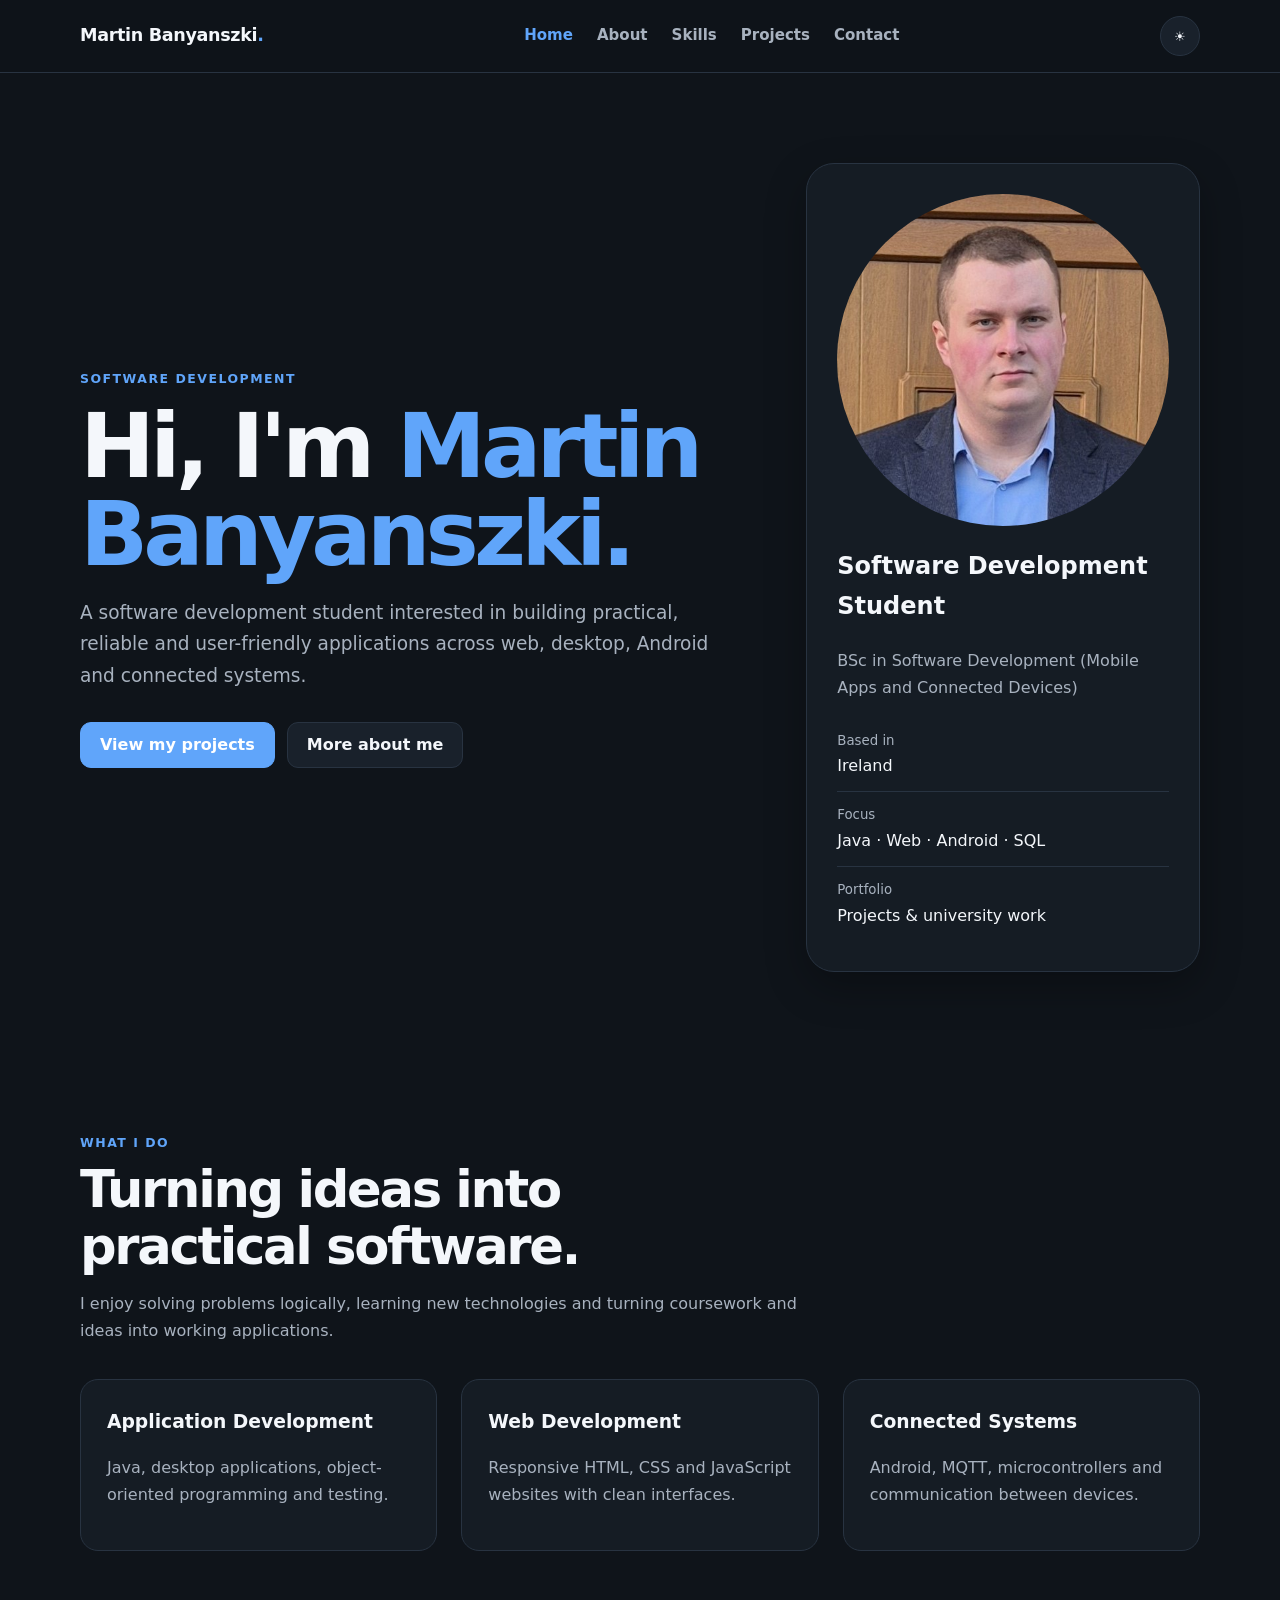
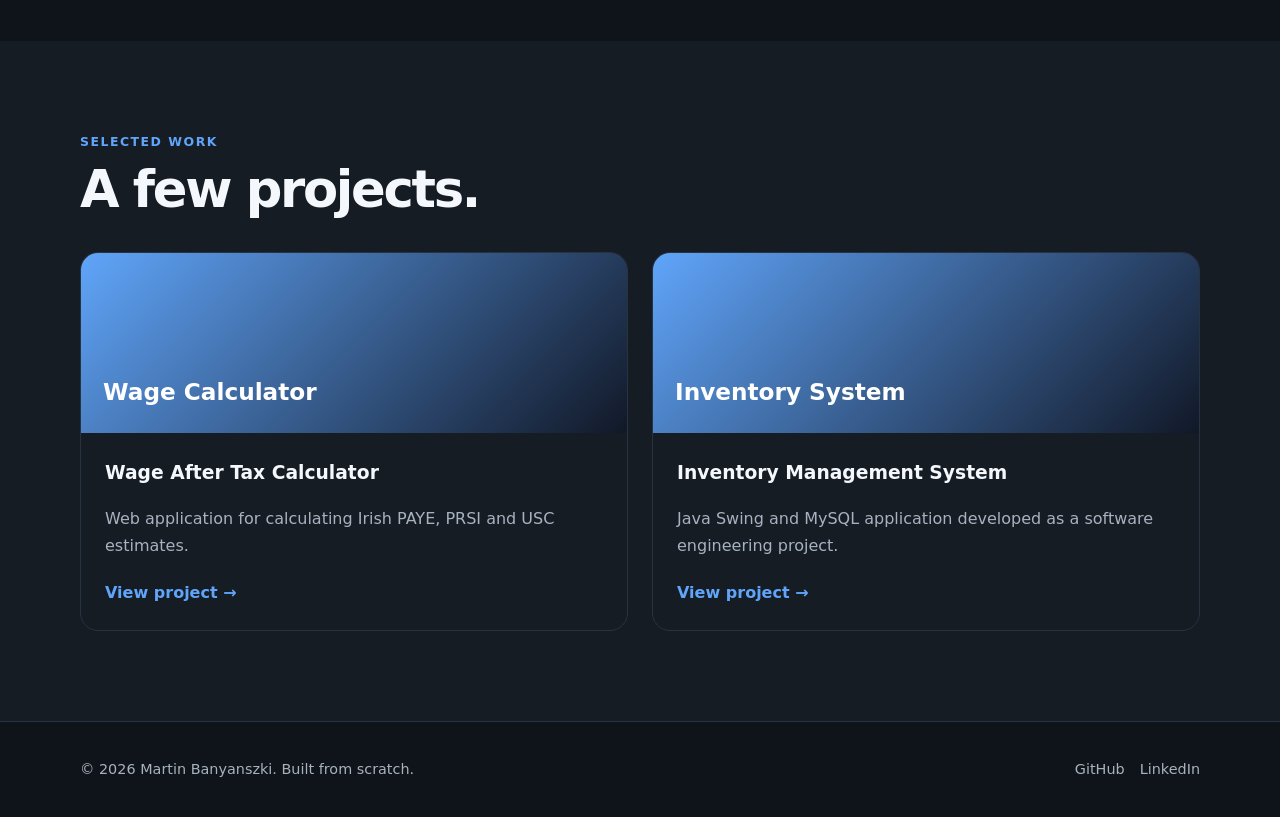
<file: index.html>
<!doctype html>
<html lang="en">
<head>
  <meta charset="utf-8">
  <meta name="viewport" content="width=device-width, initial-scale=1">
  <meta name="description" content="Martin's software development portfolio">
  <title>Home | Martin Banyanszki</title>
  <link rel="stylesheet" href="css/style.css">
  <script>
    document.documentElement.dataset.theme = localStorage.getItem("portfolio-theme") || "dark";
  </script>
</head>
<body>
<header class="navbar">
  <div class="container nav-inner">
    <a class="brand" href="index.html">Martin Banyanszki<span style="color:var(--primary)">.</span></a>
    <nav class="nav-links"><a class="active" href="index.html">Home</a>
<a class="" href="about.html">About</a>
<a class="" href="skills.html">Skills</a>
<a class="" href="projects.html">Projects</a>
<a class="" href="contact.html">Contact</a></nav>
    <div class="nav-actions">
      <button class="icon-btn" data-theme-toggle aria-label="Switch theme">☾</button>
      <button class="menu-btn" data-menu-toggle aria-label="Open menu" aria-expanded="false">☰</button>
    </div>
  </div>
</header>

<main>

<section class="hero">
  <div class="container hero-grid">
    <div>
      <div class="eyebrow">Software Development</div>
      <h1>Hi, I'm <span>Martin Banyanszki.</span></h1>
      <p class="lead">
        A software development student interested in building practical,
        reliable and user-friendly applications across web, desktop, Android and connected systems.
      </p>
      <div class="buttons">
        <a class="btn btn-primary" href="projects.html">View my projects</a>
        <a class="btn" href="about.html">More about me</a>
      </div>
    </div>
    <aside class="hero-card">
      <div class="avatar">
        <img src="images/profile.jpg" alt="Martin">
      </div>
      <h2>Software Development Student</h2>
      <p style="color:var(--muted)">
        BSc in Software Development (Mobile Apps and Connected Devices)
      </p>
      <ul class="quick-list">
        <li><small>Based in</small>Ireland</li>
        <li><small>Focus</small>Java · Web · Android · SQL</li>
        <li><small>Portfolio</small>Projects & university work</li>
      </ul>
    </aside>
  </div>
</section>

<section>
  <div class="container">
    <div class="section-head">
      <div class="eyebrow">What I do</div>
      <h2>Turning ideas into practical software.</h2>
      <p>
        I enjoy solving problems logically, learning new technologies and
        turning coursework and ideas into working applications.
      </p>
    </div>
    <div class="grid-3">
      <article class="card">
        <h3>Application Development</h3>
        <p>Java, desktop applications, object-oriented programming and testing.</p>
      </article>
      <article class="card">
        <h3>Web Development</h3>
        <p>Responsive HTML, CSS and JavaScript websites with clean interfaces.</p>
      </article>
      <article class="card">
        <h3>Connected Systems</h3>
        <p>Android, MQTT, microcontrollers and communication between devices.</p>
      </article>
    </div>
  </div>
</section>

<section style="background:var(--surface)">
  <div class="container">
    <div class="section-head">
      <div class="eyebrow">Selected work</div>
      <h2>A few projects.</h2>
    </div>
    <div class="grid-2">
      <article class="card project-card">
        <div class="project-thumb">Wage Calculator</div>
        <div class="project-body">
          <h3>Wage After Tax Calculator</h3>
          <p>Web application for calculating Irish PAYE, PRSI and USC estimates.</p>
          <a class="project-link" href="projects/wage-calculator.html">View project →</a>
        </div>
      </article>
      <article class="card project-card">
        <div class="project-thumb">Inventory System</div>
        <div class="project-body">
          <h3>Inventory Management System</h3>
          <p>Java Swing and MySQL application developed as a software engineering project.</p>
          <a class="project-link" href="projects/inventory-system.html">View project →</a>
        </div>
      </article>
    </div>
  </div>
</section>

</main>

<footer>
  <div class="container footer-inner">
    <div>© <span data-year></span> Martin Banyanszki. Built from scratch.</div>
    <div class="socials">
      <a href="https://github.com/BMartin00" aria-label="GitHub">GitHub</a>
      <a href="https://ie.linkedin.com/in/martin-banyanszki-4bb8b9359" aria-label="LinkedIn">LinkedIn</a>
    </div>
  </div>
</footer>
<script src="js/script.js"></script>
</body>
</html>
</file>
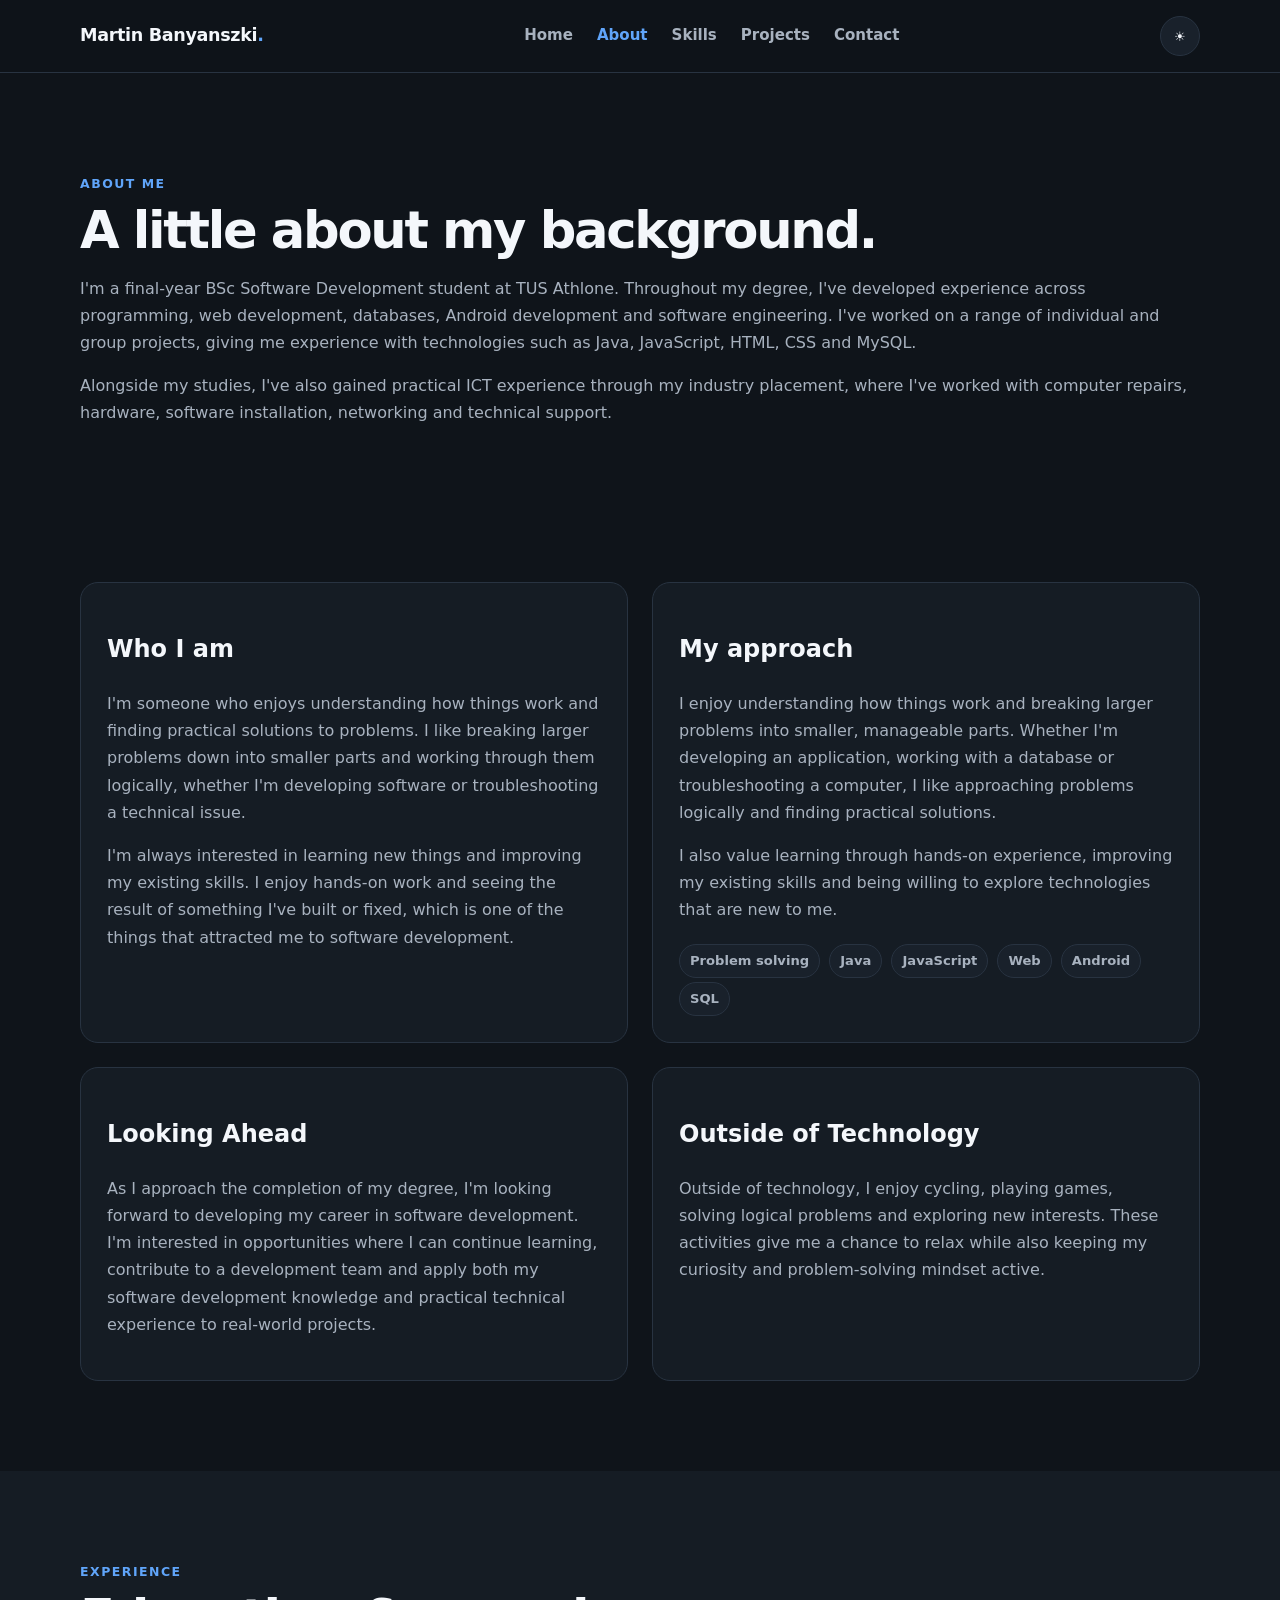
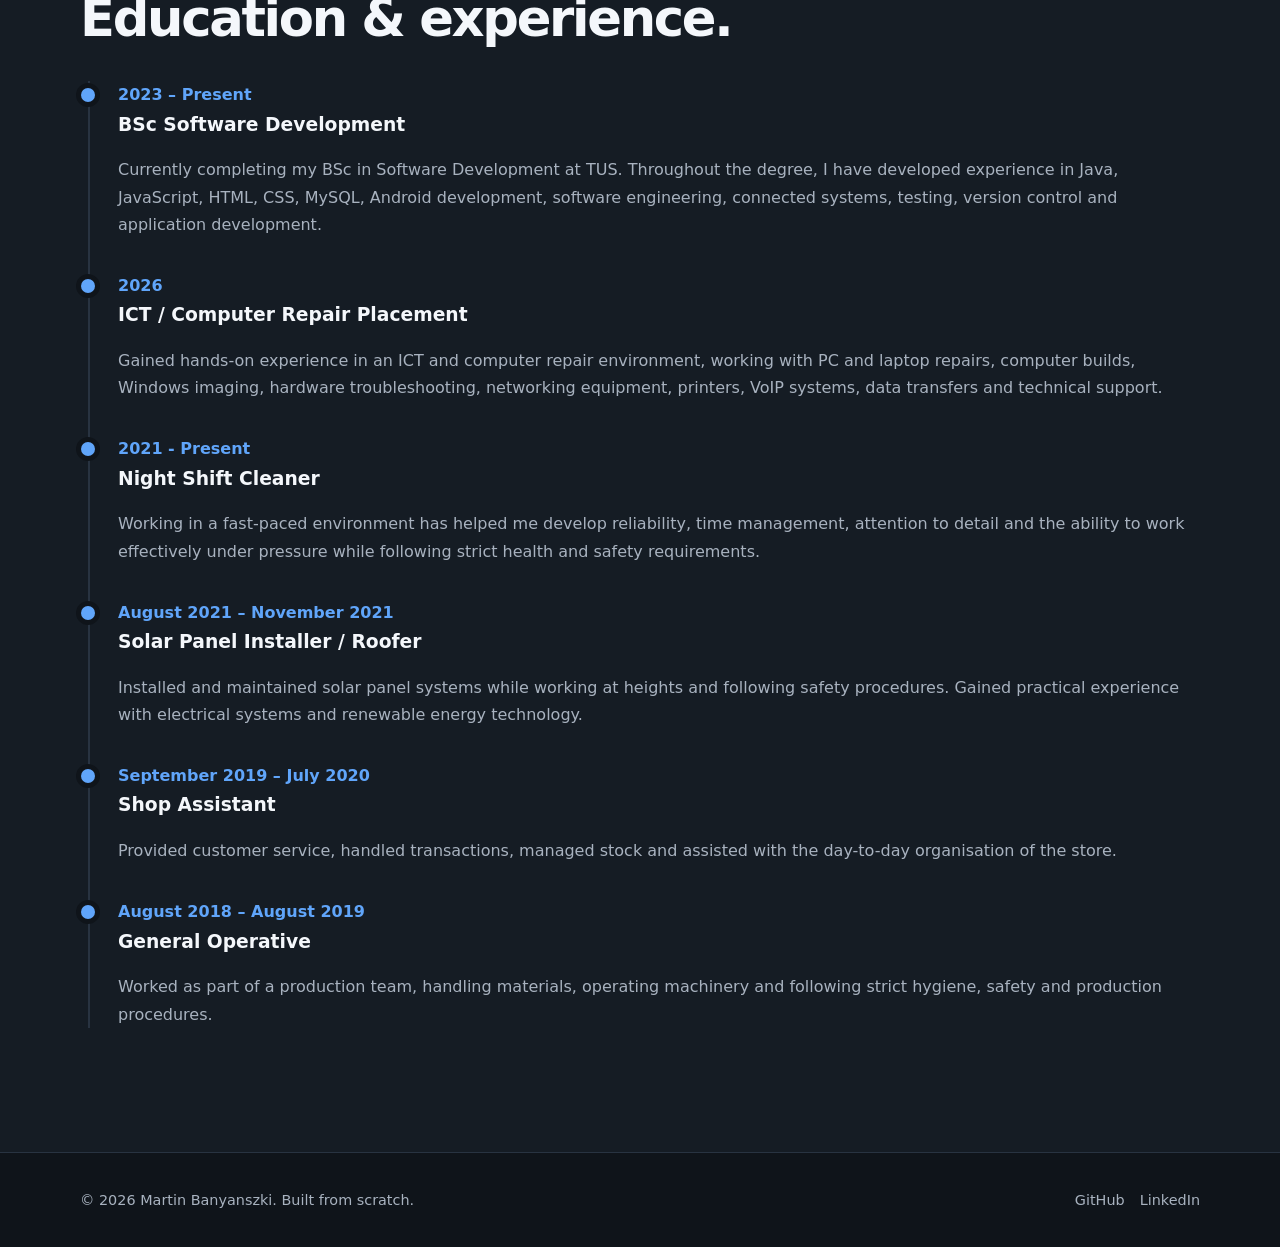
<file: about.html>
<!doctype html>
<html lang="en">
<head>
  <meta charset="utf-8">
  <meta name="viewport" content="width=device-width, initial-scale=1">
  <meta name="description" content="Martin's software development portfolio">
  <title>About | Martin Banyanszki</title>
  <link rel="stylesheet" href="css/style.css">
  <script>
    document.documentElement.dataset.theme = localStorage.getItem("portfolio-theme") || "dark";
  </script>
</head>
<body>
<header class="navbar">
  <div class="container nav-inner">
    <a class="brand" href="index.html">Martin Banyanszki<span style="color:var(--primary)">.</span></a>
    <nav class="nav-links"><a class="" href="index.html">Home</a>
<a class="active" href="about.html">About</a>
<a class="" href="skills.html">Skills</a>
<a class="" href="projects.html">Projects</a>
<a class="" href="contact.html">Contact</a></nav>
    <div class="nav-actions">
      <button class="icon-btn" data-theme-toggle aria-label="Switch theme">☾</button>
      <button class="menu-btn" data-menu-toggle aria-label="Open menu" aria-expanded="false">☰</button>
    </div>
  </div>
</header>

<main>

<section class="page-title">
  <div class="container">
    <div class="eyebrow">About me</div>
    <h1>A little about my background.</h1>
    <p>
      I'm a final-year BSc Software Development student at TUS Athlone. Throughout my degree, I've developed experience across programming, web development, databases, Android development and software engineering. I've worked on a range of individual and group projects, giving me experience with technologies such as Java, JavaScript, HTML, CSS and MySQL.
    </p>
    <p>
      Alongside my studies, I've also gained practical ICT experience through my industry placement, where I've worked with computer repairs, hardware, software installation, networking and technical support.
    </p>
  </div>
</section>

<section>
  <div class="container grid-2">
    <article class="card">
      <h2>Who I am</h2>
      <p>
        I'm someone who enjoys understanding how things work and finding practical solutions to problems. I like breaking larger problems down into smaller parts and working through them logically, whether I'm developing software or troubleshooting a technical issue.
      </p>
      <p>
        I'm always interested in learning new things and improving my existing skills. I enjoy hands-on work and seeing the result of something I've built or fixed, which is one of the things that attracted me to software development.
      </p>
    </article>
    <article class="card">
      <h2>My approach</h2>
      <p>
        I enjoy understanding how things work and breaking larger problems into smaller, manageable parts. Whether I'm developing an application, working with a database or troubleshooting a computer, I like approaching problems logically and finding practical solutions.
      </p>
      <p>
        I also value learning through hands-on experience, improving my existing skills and being willing to explore technologies that are new to me.
      </p>
      <div>
        <span class="tag">Problem solving</span>
        <span class="tag">Java</span>
        <span class="tag">JavaScript</span>
        <span class="tag">Web</span>
        <span class="tag">Android</span>
        <span class="tag">SQL</span>
      </div>
    </article>
    <article class="card">
      <h2>Looking Ahead</h2>
      <p>
        As I approach the completion of my degree, I'm looking forward to developing my career in software development. I'm interested in opportunities where I can continue learning, contribute to a development team and apply both my software development knowledge and practical technical experience to real-world projects.
      </p>
    </article>
    <article class="card">
      <h2>Outside of Technology</h2>
      <p>
        Outside of technology, I enjoy cycling, playing games, solving logical problems and exploring new interests. These activities give me a chance to relax while also keeping my curiosity and problem-solving mindset active.
      </p>
    </article>
  </div>
</section>

<section style="background:var(--surface)">
  <div class="container">
    <div class="section-head">
      <div class="eyebrow">Experience</div>
      <h2>Education & experience.</h2>
    </div>
    <div class="timeline">
      <div class="timeline-item">
        <div class="date">2023 – Present</div>
        <h3>BSc Software Development</h3>
        <p>
          Currently completing my BSc in Software Development at TUS. Throughout the degree, I have developed experience in Java, JavaScript, HTML, CSS, MySQL, Android development, software engineering, connected systems, testing, version control and application development.
        </p>
      </div>
      <div class="timeline-item">
        <div class="date">2026</div>
        <h3>ICT / Computer Repair Placement</h3>
        <p>
          Gained hands-on experience in an ICT and computer repair environment, working with PC and laptop repairs, computer builds, Windows imaging, hardware troubleshooting, networking equipment, printers, VoIP systems, data transfers and technical support.
        </p>
      </div>
      <div class="timeline-item">
        <div class="date">2021 - Present</div>
        <h3>Night Shift Cleaner</h3>
        <p>
          Working in a fast-paced environment has helped me develop reliability, time management, attention to detail and the ability to work effectively under pressure while following strict health and safety requirements.
        </p>
      </div>
      <div class="timeline-item">
        <div class="date">August 2021 – November 2021</div>
        <h3>Solar Panel Installer / Roofer</h3>
        <p>
          Installed and maintained solar panel systems while working at heights and following safety procedures. Gained practical experience with electrical systems and renewable energy technology.
        </p>
      </div>
      <div class="timeline-item">
        <div class="date">September 2019 – July 2020</div>
        <h3>Shop Assistant</h3>
        <p>
          Provided customer service, handled transactions, managed stock and assisted with the day-to-day organisation of the store.
        </p>
      </div>
      <div class="timeline-item">
        <div class="date">August 2018 – August 2019</div>
        <h3>General Operative</h3>
        <p>
          Worked as part of a production team, handling materials, operating machinery and following strict hygiene, safety and production procedures.
        </p>
      </div>
    </div>
  </div>
</section>

</main>

<footer>
  <div class="container footer-inner">
    <div>© <span data-year></span> Martin Banyanszki. Built from scratch.</div>
    <div class="socials">
      <a href="https://github.com/BMartin00" aria-label="GitHub">GitHub</a>
      <a href="https://ie.linkedin.com/in/martin-banyanszki-4bb8b9359" aria-label="LinkedIn">LinkedIn</a>
    </div>
  </div>
</footer>
<script src="js/script.js"></script>
</body>
</html>
</file>
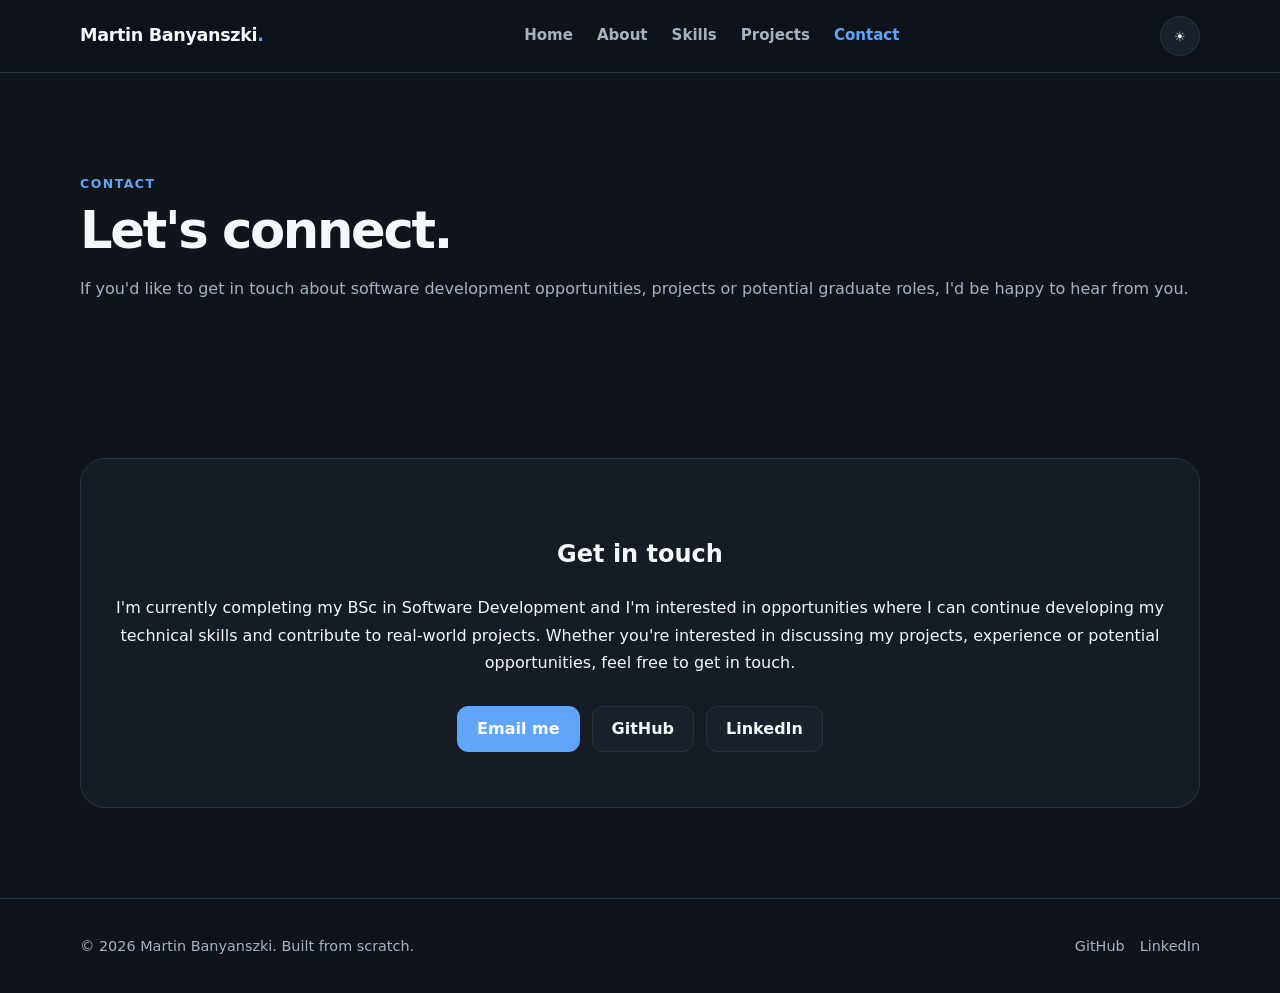
<file: contact.html>
<!doctype html>
<html lang="en">
<head>
  <meta charset="utf-8">
  <meta name="viewport" content="width=device-width, initial-scale=1">
  <meta name="description" content="Martin's software development portfolio">
  <title>Contact | Martin Banyanszki</title>
  <link rel="stylesheet" href="css/style.css">
  <script>
    document.documentElement.dataset.theme = localStorage.getItem("portfolio-theme") || "dark";
  </script>
</head>
<body>
<header class="navbar">
  <div class="container nav-inner">
    <a class="brand" href="index.html">Martin Banyanszki<span style="color:var(--primary)">.</span></a>
    <nav class="nav-links"><a class="" href="index.html">Home</a>
<a class="" href="about.html">About</a>
<a class="" href="skills.html">Skills</a>
<a class="" href="projects.html">Projects</a>
<a class="active" href="contact.html">Contact</a></nav>
    <div class="nav-actions">
      <button class="icon-btn" data-theme-toggle aria-label="Switch theme">☾</button>
      <button class="menu-btn" data-menu-toggle aria-label="Open menu" aria-expanded="false">☰</button>
    </div>
  </div>
</header>

<main>

<section class="page-title">
  <div class="container">
    <div class="eyebrow">Contact</div>
    <h1>Let's connect.</h1>
    <p>If you'd like to get in touch about software development opportunities, projects or potential graduate roles, I'd be happy to hear from you.</p>
  </div>
</section>

<section>
  <div class="container">
    <div class="contact-box">
      <h2>Get in touch</h2>
      <p>
        I'm currently completing my BSc in Software Development and I'm interested in opportunities where I can continue developing my technical skills and contribute to real-world projects.
        
        Whether you're interested in discussing my projects, experience or potential opportunities, feel free to get in touch.
      </p>
      <div class="buttons" style="justify-content:center">
        <a class="btn btn-primary" href="mailto:a00318851@student.tus.ie">Email me</a>
        <a class="btn" href="https://github.com/BMartin00" target="_blank" rel="noopener">GitHub</a>
        <a class="btn" href="https://ie.linkedin.com/in/martin-banyanszki-4bb8b9359" target="_blank" rel="noopener">LinkedIn</a>
      </div>
    </div>
  </div>
</section>

</main>

<footer>
  <div class="container footer-inner">
    <div>© <span data-year></span> Martin Banyanszki. Built from scratch.</div>
    <div class="socials">
      <a href="https://github.com/BMartin00" aria-label="GitHub">GitHub</a>
      <a href="https://ie.linkedin.com/in/martin-banyanszki-4bb8b9359" aria-label="LinkedIn">LinkedIn</a>
    </div>
  </div>
</footer>
<script src="js/script.js"></script>
</body>
</html>
</file>
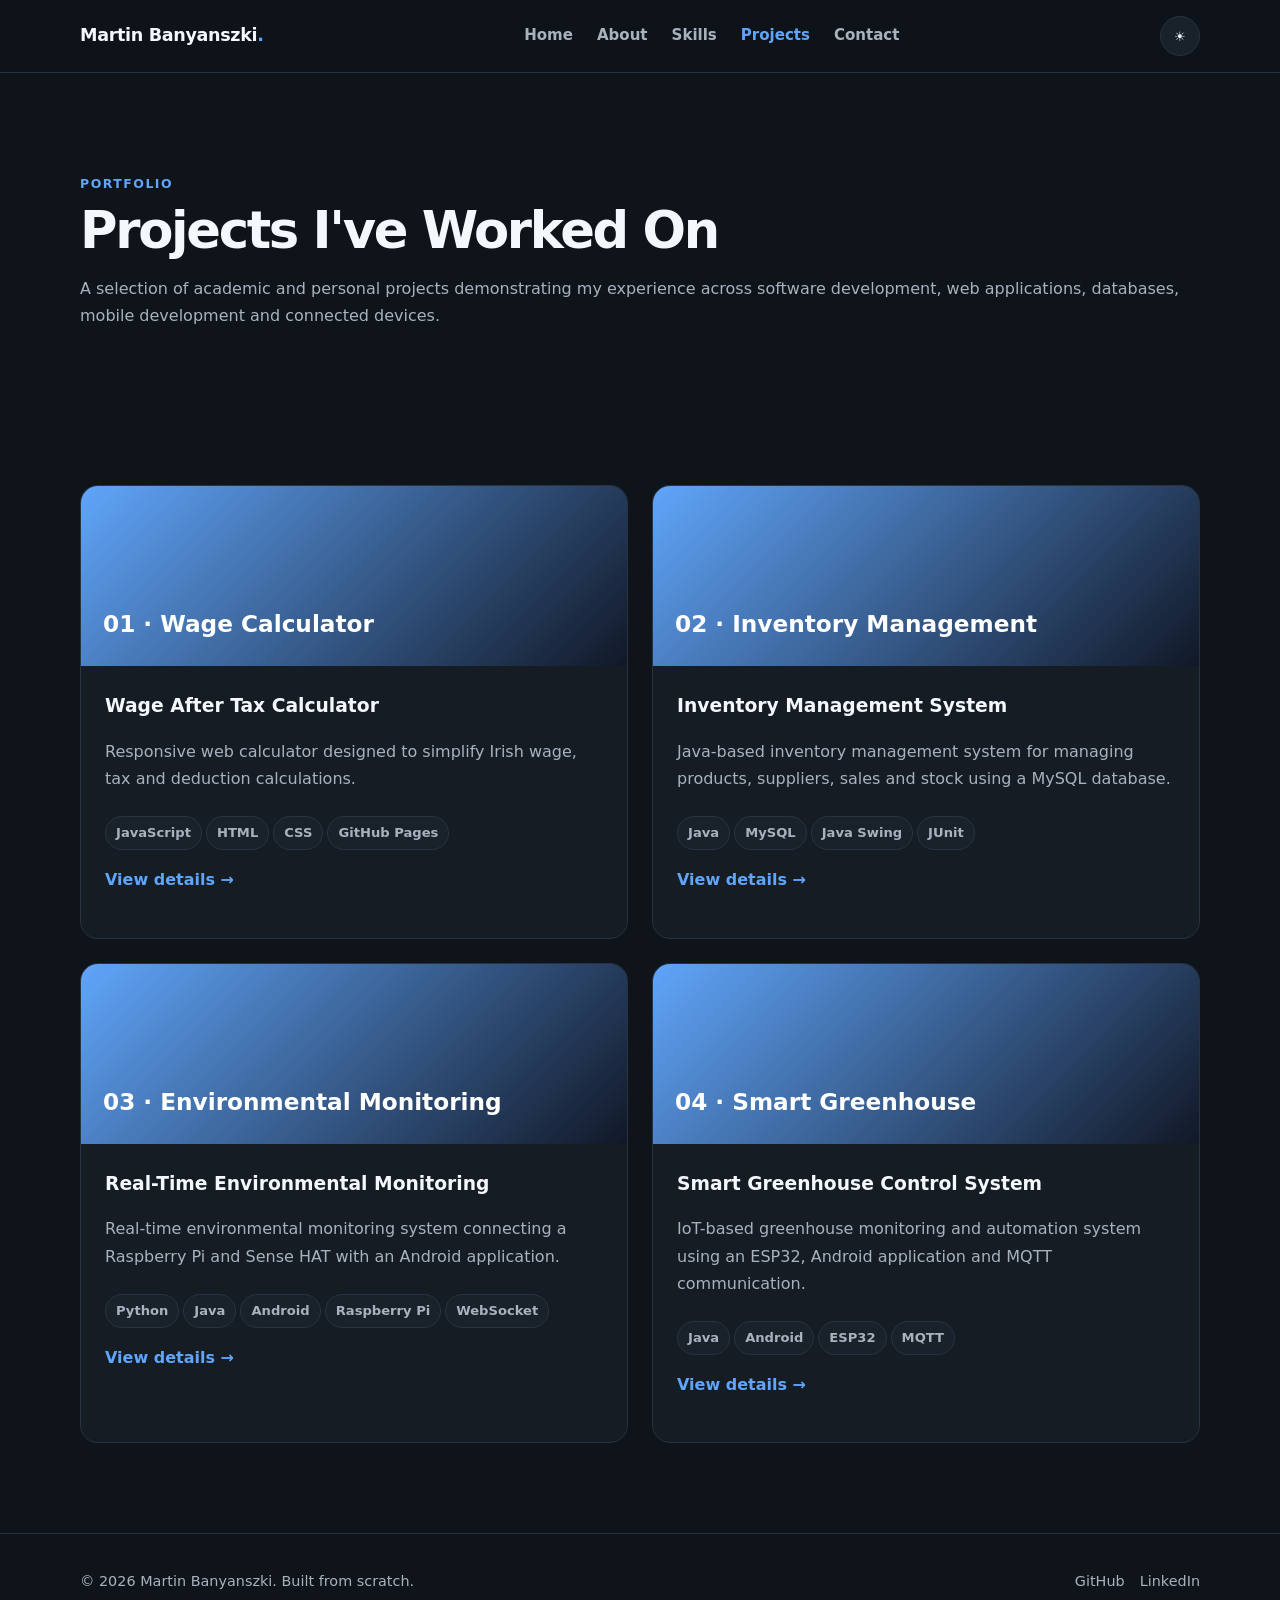
<file: projects.html>
<!doctype html>
<html lang="en">
<head>
  <meta charset="utf-8">
  <meta name="viewport" content="width=device-width, initial-scale=1">
  <meta name="description" content="Martin's software development portfolio">
  <title>Projects | Martin Banyanszki</title>
  <link rel="stylesheet" href="css/style.css">
  <script>
    document.documentElement.dataset.theme = localStorage.getItem("portfolio-theme") || "dark";
  </script>
</head>
<body>
<header class="navbar">
  <div class="container nav-inner">
    <a class="brand" href="index.html">Martin Banyanszki<span style="color:var(--primary)">.</span></a>
    <nav class="nav-links"><a class="" href="index.html">Home</a>
<a class="" href="about.html">About</a>
<a class="" href="skills.html">Skills</a>
<a class="active" href="projects.html">Projects</a>
<a class="" href="contact.html">Contact</a></nav>
    <div class="nav-actions">
      <button class="icon-btn" data-theme-toggle aria-label="Switch theme">☾</button>
      <button class="menu-btn" data-menu-toggle aria-label="Open menu" aria-expanded="false">☰</button>
    </div>
  </div>
</header>

<main>

<section class="page-title">
  <div class="container">
    <div class="eyebrow">Portfolio</div>
    <h1>Projects I've Worked On</h1>
    <p>A selection of academic and personal projects demonstrating my experience across software development, web applications, databases, mobile development and connected devices.</p>
  </div>
</section>

<section>
  <div class="container grid-2">
    <article class="card project-card">
      <div class="project-thumb">01 · Wage Calculator</div>
      <div class="project-body">
        <h3>Wage After Tax Calculator</h3>
        <p>Responsive web calculator designed to simplify Irish wage, tax and deduction calculations.</p>
        <span class="tag">JavaScript</span><span class="tag">HTML</span><span class="tag">CSS</span><span class="tag">GitHub Pages</span>
        <p><a class="project-link" href="projects/wage-calculator.html">View details →</a></p>
      </div>
    </article>

    <article class="card project-card">
      <div class="project-thumb">02 · Inventory Management</div>
      <div class="project-body">
        <h3>Inventory Management System</h3>
        <p>Java-based inventory management system for managing products, suppliers, sales and stock using a MySQL database.</p>
        <span class="tag">Java</span><span class="tag">MySQL</span><span class="tag">Java Swing</span><span class="tag">JUnit</span>
        <p><a class="project-link" href="projects/inventory-system.html">View details →</a></p>
      </div>
    </article>

    <article class="card project-card">
      <div class="project-thumb">03 · Environmental Monitoring</div>
      <div class="project-body">
        <h3>Real-Time Environmental Monitoring</h3>
        <p>Real-time environmental monitoring system connecting a Raspberry Pi and Sense HAT with an Android application.</p>
        <span class="tag">Python</span><span class="tag">Java</span><span class="tag">Android</span><span class="tag">Raspberry Pi</span><span class="tag">WebSocket</span>
        <p><a class="project-link" href="projects/environmental-monitoring.html">View details →</a></p>
      </div>
    </article>

    <article class="card project-card">
      <div class="project-thumb">04 · Smart Greenhouse</div>
      <div class="project-body">
        <h3>Smart Greenhouse Control System</h3>
        <p>IoT-based greenhouse monitoring and automation system using an ESP32, Android application and MQTT communication.</p>
        <span class="tag">Java</span><span class="tag">Android</span><span class="tag">ESP32</span><span class="tag">MQTT</span>
        <p><a class="project-link" href="projects/greenhouse.html">View details →</a></p>
      </div>
    </article>
  </div>
</section>

</main>

<footer>
  <div class="container footer-inner">
    <div>© <span data-year></span> Martin Banyanszki. Built from scratch.</div>
    <div class="socials">
      <a href="https://github.com/BMartin00" aria-label="GitHub">GitHub</a>
      <a href="https://ie.linkedin.com/in/martin-banyanszki-4bb8b9359" aria-label="LinkedIn">LinkedIn</a>
    </div>
  </div>
</footer>
<script src="js/script.js"></script>
</body>
</html>
</file>
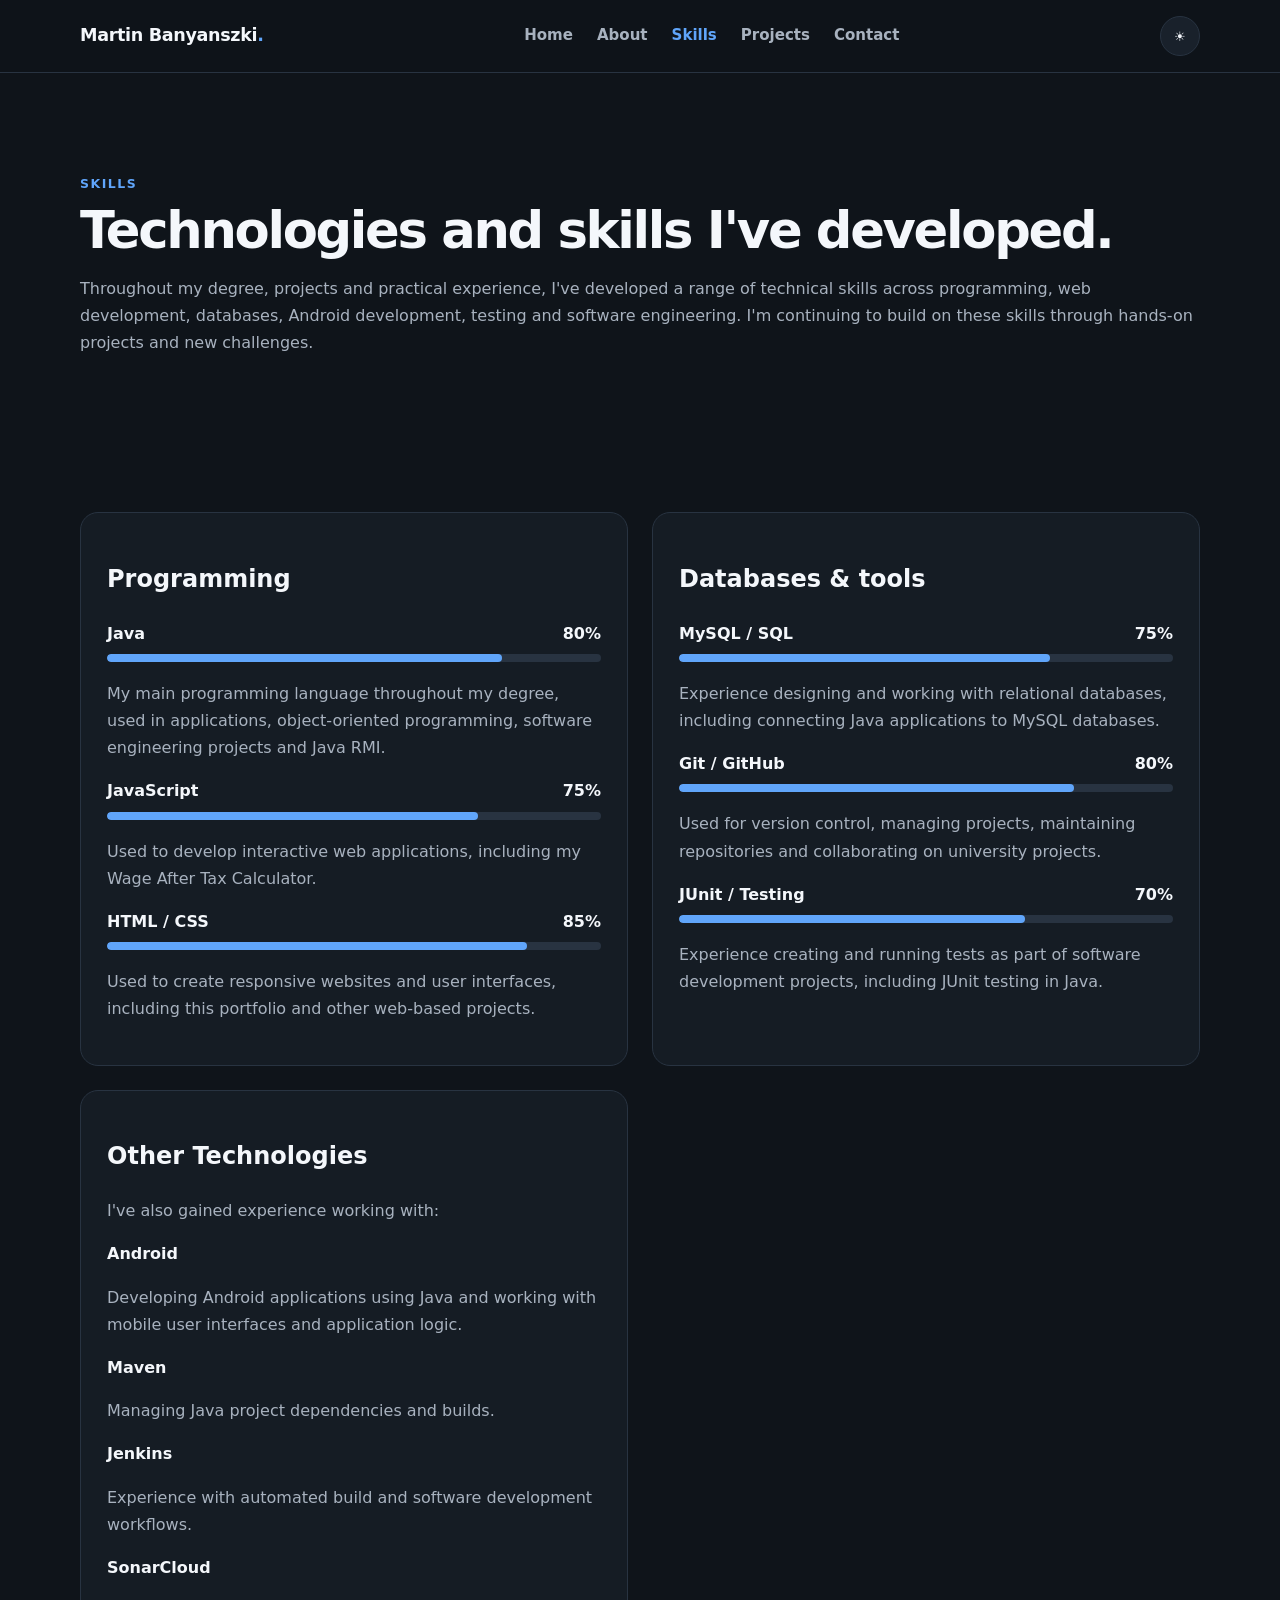
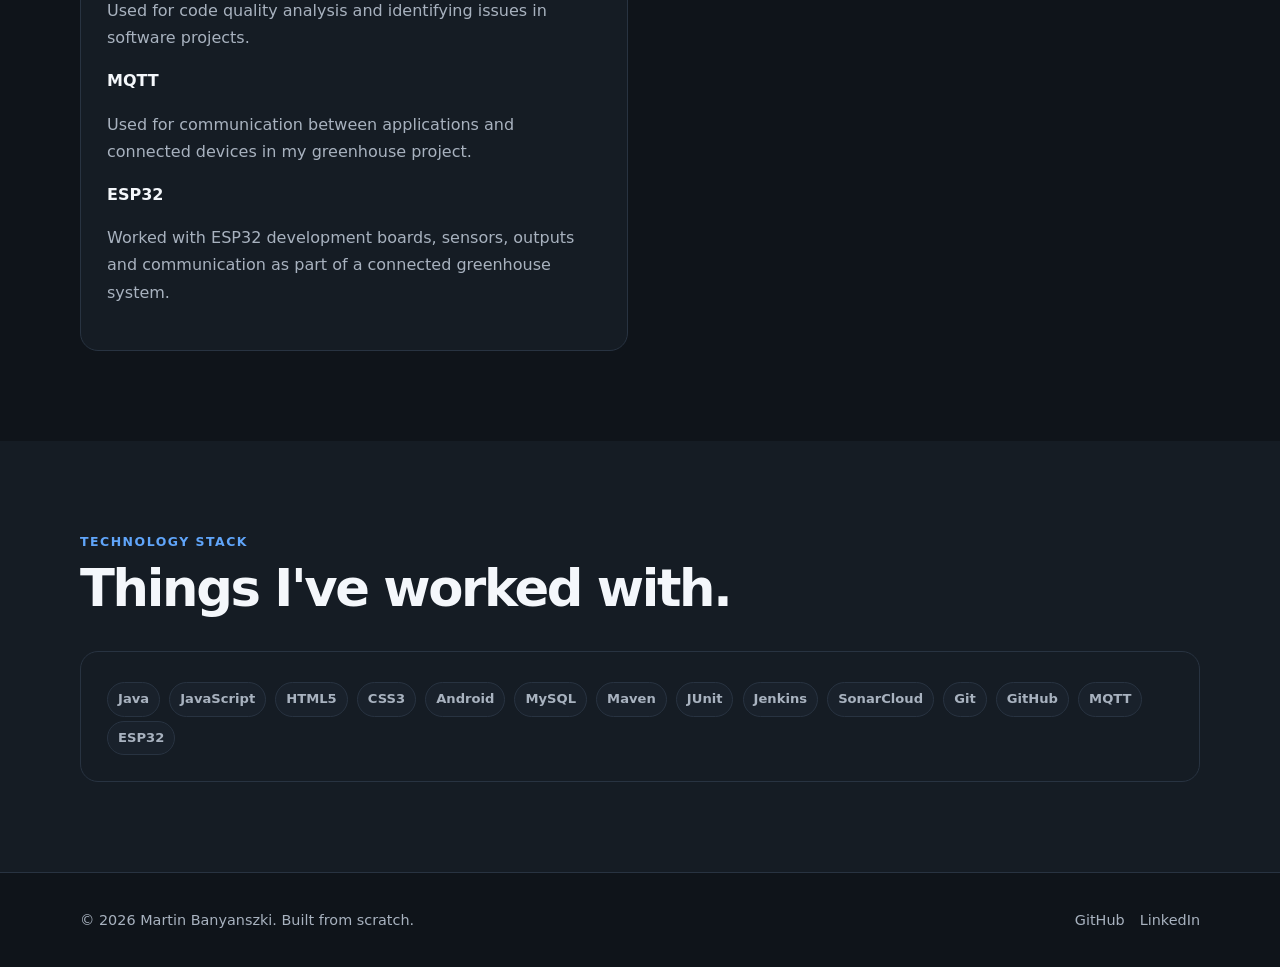
<file: skills.html>
<!doctype html>
<html lang="en">
<head>
  <meta charset="utf-8">
  <meta name="viewport" content="width=device-width, initial-scale=1">
  <meta name="description" content="Martin's software development portfolio">
  <title>Skills | Martin Banyanszki</title>
  <link rel="stylesheet" href="css/style.css">
  <script>
    document.documentElement.dataset.theme = localStorage.getItem("portfolio-theme") || "dark";
  </script>
</head>
<body>
<header class="navbar">
  <div class="container nav-inner">
    <a class="brand" href="index.html">Martin Banyanszki<span style="color:var(--primary)">.</span></a>
    <nav class="nav-links"><a class="" href="index.html">Home</a>
<a class="" href="about.html">About</a>
<a class="active" href="skills.html">Skills</a>
<a class="" href="projects.html">Projects</a>
<a class="" href="contact.html">Contact</a></nav>
    <div class="nav-actions">
      <button class="icon-btn" data-theme-toggle aria-label="Switch theme">☾</button>
      <button class="menu-btn" data-menu-toggle aria-label="Open menu" aria-expanded="false">☰</button>
    </div>
  </div>
</header>

<main>

<section class="page-title">
  <div class="container">
    <div class="eyebrow">Skills</div>
    <h1>Technologies and skills I've developed.</h1>
    <p>Throughout my degree, projects and practical experience, I've developed a range of technical skills across programming, web development, databases, Android development, testing and software engineering. I'm continuing to build on these skills through hands-on projects and new challenges.</p>
  </div>
</section>

<section>
  <div class="container grid-2">
    <article class="card">
      <h2>Programming</h2>
      <div class="skill"><div class="skill-top"><span>Java</span><span>80%</span></div><div class="progress"><span style="--value:80%"></span></div></div>
      <p>
        My main programming language throughout my degree, used in applications, object-oriented programming, software engineering projects and Java RMI.
      </p>
      <div class="skill"><div class="skill-top"><span>JavaScript</span><span>75%</span></div><div class="progress"><span style="--value:75%"></span></div></div>
      <p>
        Used to develop interactive web applications, including my Wage After Tax Calculator.
      </p>
      <div class="skill"><div class="skill-top"><span>HTML / CSS</span><span>85%</span></div><div class="progress"><span style="--value:85%"></span></div></div>
      <p>
        Used to create responsive websites and user interfaces, including this portfolio and other web-based projects.
      </p>
    </article>

    <article class="card">
      <h2>Databases & tools</h2>
      <div class="skill"><div class="skill-top"><span>MySQL / SQL</span><span>75%</span></div><div class="progress"><span style="--value:75%"></span></div></div>
      <p>
        Experience designing and working with relational databases, including connecting Java applications to MySQL databases.
      </p>
      <div class="skill"><div class="skill-top"><span>Git / GitHub</span><span>80%</span></div><div class="progress"><span style="--value:80%"></span></div></div>
      <p>
        Used for version control, managing projects, maintaining repositories and collaborating on university projects.
      </p>
      <div class="skill"><div class="skill-top"><span>JUnit / Testing</span><span>70%</span></div><div class="progress"><span style="--value:70%"></span></div></div>
      <p>
        Experience creating and running tests as part of software development projects, including JUnit testing in Java.
      </p>
    </article>
    <article class="card">
      <h2>Other Technologies</h2>
      <p>I've also gained experience working with:</p>
      <div class="skill"><div class="skill-top"><span>Android</span></div>
      <p>
        Developing Android applications using Java and working with mobile user interfaces and application logic.
      </p>
      <div class="skill"><div class="skill-top"><span>Maven</span></div>
      <p>
        Managing Java project dependencies and builds.
      </p>
      <div class="skill"><div class="skill-top"><span>Jenkins</span></div>
      <p>
        Experience with automated build and software development workflows.
      </p>
      <div class="skill"><div class="skill-top"><span>SonarCloud</span></div>
      <p>
        Used for code quality analysis and identifying issues in software projects.
      </p>
      <div class="skill"><div class="skill-top"><span>MQTT</span></div>
      <p>
        Used for communication between applications and connected devices in my greenhouse project.
      </p>
      <div class="skill"><div class="skill-top"><span>ESP32</span></div>
      <p>
        Worked with ESP32 development boards, sensors, outputs and communication as part of a connected greenhouse system.
      </p>
    </article>
  </div>
</section>

<section style="background:var(--surface)">
  <div class="container">
    <div class="section-head">
      <div class="eyebrow">Technology stack</div>
      <h2>Things I've worked with.</h2>
    </div>
    <div class="card">
      <span class="tag">Java</span>
      <span class="tag">JavaScript</span>
      <span class="tag">HTML5</span>
      <span class="tag">CSS3</span>
      <span class="tag">Android</span>
      <span class="tag">MySQL</span>
      <span class="tag">Maven</span>
      <span class="tag">JUnit</span>
      <span class="tag">Jenkins</span>
      <span class="tag">SonarCloud</span>
      <span class="tag">Git</span>
      <span class="tag">GitHub</span>
      <span class="tag">MQTT</span>
      <span class="tag">ESP32</span>
    </div>
  </div>
</section>

</main>

<footer>
  <div class="container footer-inner">
    <div>© <span data-year></span> Martin Banyanszki. Built from scratch.</div>
    <div class="socials">
      <a href="https://github.com/BMartin00" aria-label="GitHub">GitHub</a>
      <a href="https://ie.linkedin.com/in/martin-banyanszki-4bb8b9359" aria-label="LinkedIn">LinkedIn</a>
    </div>
  </div>
</footer>
<script src="js/script.js"></script>
</body>
</html>
</file>
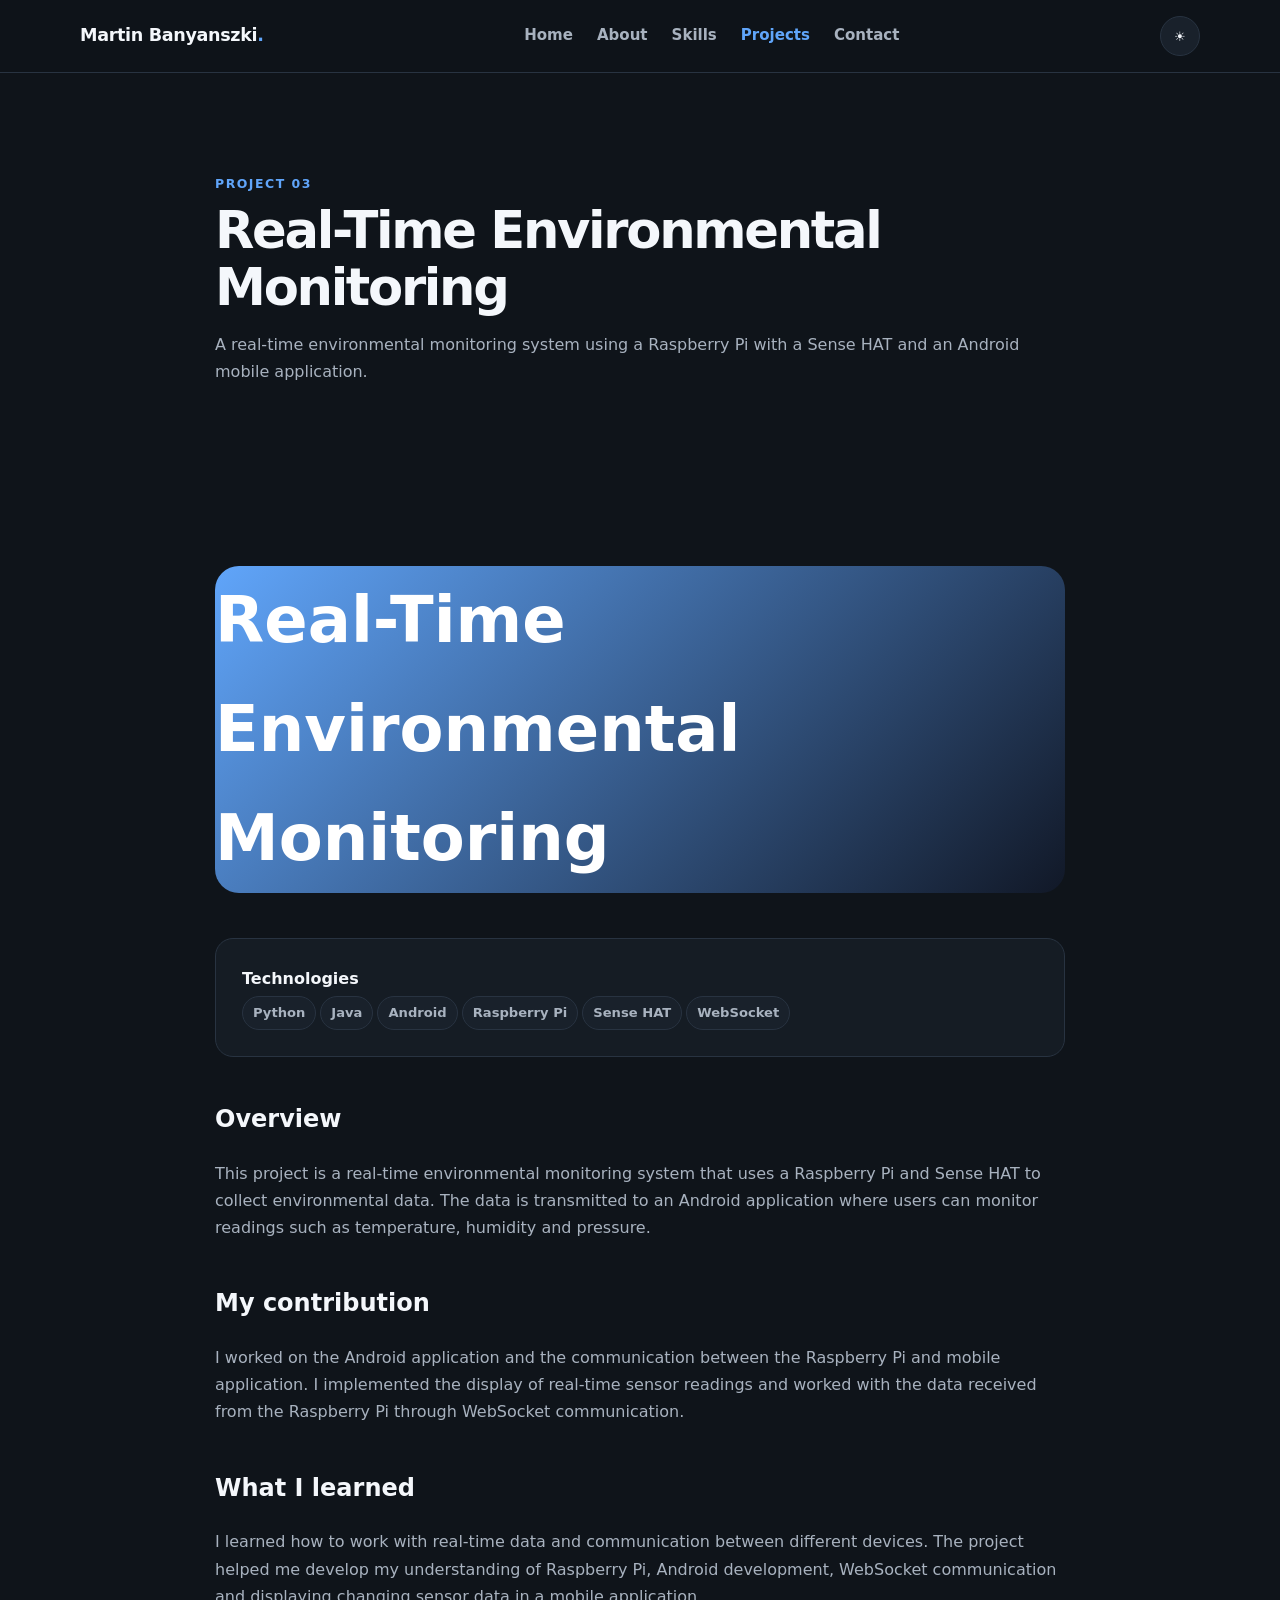
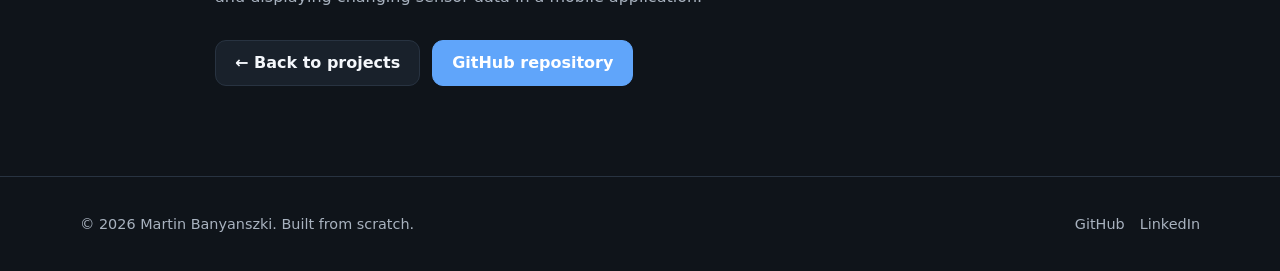
<file: projects/environmental-monitoring.html>
<!doctype html>
<html lang="en">
<head>
  <meta charset="utf-8">
  <meta name="viewport" content="width=device-width, initial-scale=1">
  <meta name="description" content="Martin's software development portfolio">
  <title>Real-Time Environmental Monitoring | Martin Banyanszki</title>
  <link rel="stylesheet" href="../css/style.css">
  <script>if(localStorage.getItem("portfolio-theme")==="dark")document.documentElement.dataset.theme="dark";</script>
</head>
<body>
<header class="navbar">
  <div class="container nav-inner">
    <a class="brand" href="../index.html">Martin Banyanszki<span style="color:var(--primary)">.</span></a>
    <nav class="nav-links"><a class="" href="../index.html">Home</a>
<a class="" href="../about.html">About</a>
<a class="" href="../skills.html">Skills</a>
<a class="active" href="../projects.html">Projects</a>
<a class="" href="../contact.html">Contact</a></nav>
    <div class="nav-actions">
      <button class="icon-btn" data-theme-toggle aria-label="Switch theme">☾</button>
      <button class="menu-btn" data-menu-toggle aria-label="Open menu" aria-expanded="false">☰</button>
    </div>
  </div>
</header>

<main>

<section class="page-title">
  <div class="container project-detail">
    <div class="eyebrow">Project 03</div>
    <h1>Real-Time Environmental Monitoring</h1>
    <p>A real-time environmental monitoring system using a Raspberry Pi with a Sense HAT and an Android mobile application.</p>
  </div>
</section>
<section>
  <div class="container project-detail">
    <div class="hero-image">Real-Time Environmental Monitoring</div>
    <div class="card">
      <strong>Technologies</strong><br>
      <span class="tag">Python</span><span class="tag">Java</span><span class="tag">Android</span><span class="tag">Raspberry Pi</span><span class="tag">Sense HAT</span><span class="tag">WebSocket</span>
    </div>
    <h2>Overview</h2><p>This project is a real-time environmental monitoring system that uses a Raspberry Pi and Sense HAT to collect environmental data. The data is transmitted to an Android application where users can monitor readings such as temperature, humidity and pressure.</p><h2>My contribution</h2><p>I worked on the Android application and the communication between the Raspberry Pi and mobile application. I implemented the display of real-time sensor readings and worked with the data received from the Raspberry Pi through WebSocket communication.</p><h2>What I learned</h2><p>I learned how to work with real-time data and communication between different devices. The project helped me develop my understanding of Raspberry Pi, Android development, WebSocket communication and displaying changing sensor data in a mobile application.</p>
    <div class="buttons">
      <a class="btn" href="../projects.html">← Back to projects</a>
      <a class="btn btn-primary" href="https://github.com/BMartin00/Real-Time-Environmental-Monitoring" target="_blank" rel="noopener">GitHub repository</a>
    </div>
  </div>
</section>

</main>

<footer>
  <div class="container footer-inner">
    <div>© <span data-year></span> Martin Banyanszki. Built from scratch.</div>
    <div class="socials">
      <a href="https://github.com/BMartin00" aria-label="GitHub">GitHub</a>
      <a href="https://ie.linkedin.com/in/martin-banyanszki-4bb8b9359" aria-label="LinkedIn">LinkedIn</a>
    </div>
  </div>
</footer>
<script src="../js/script.js"></script>
</body>
</html>
</file>
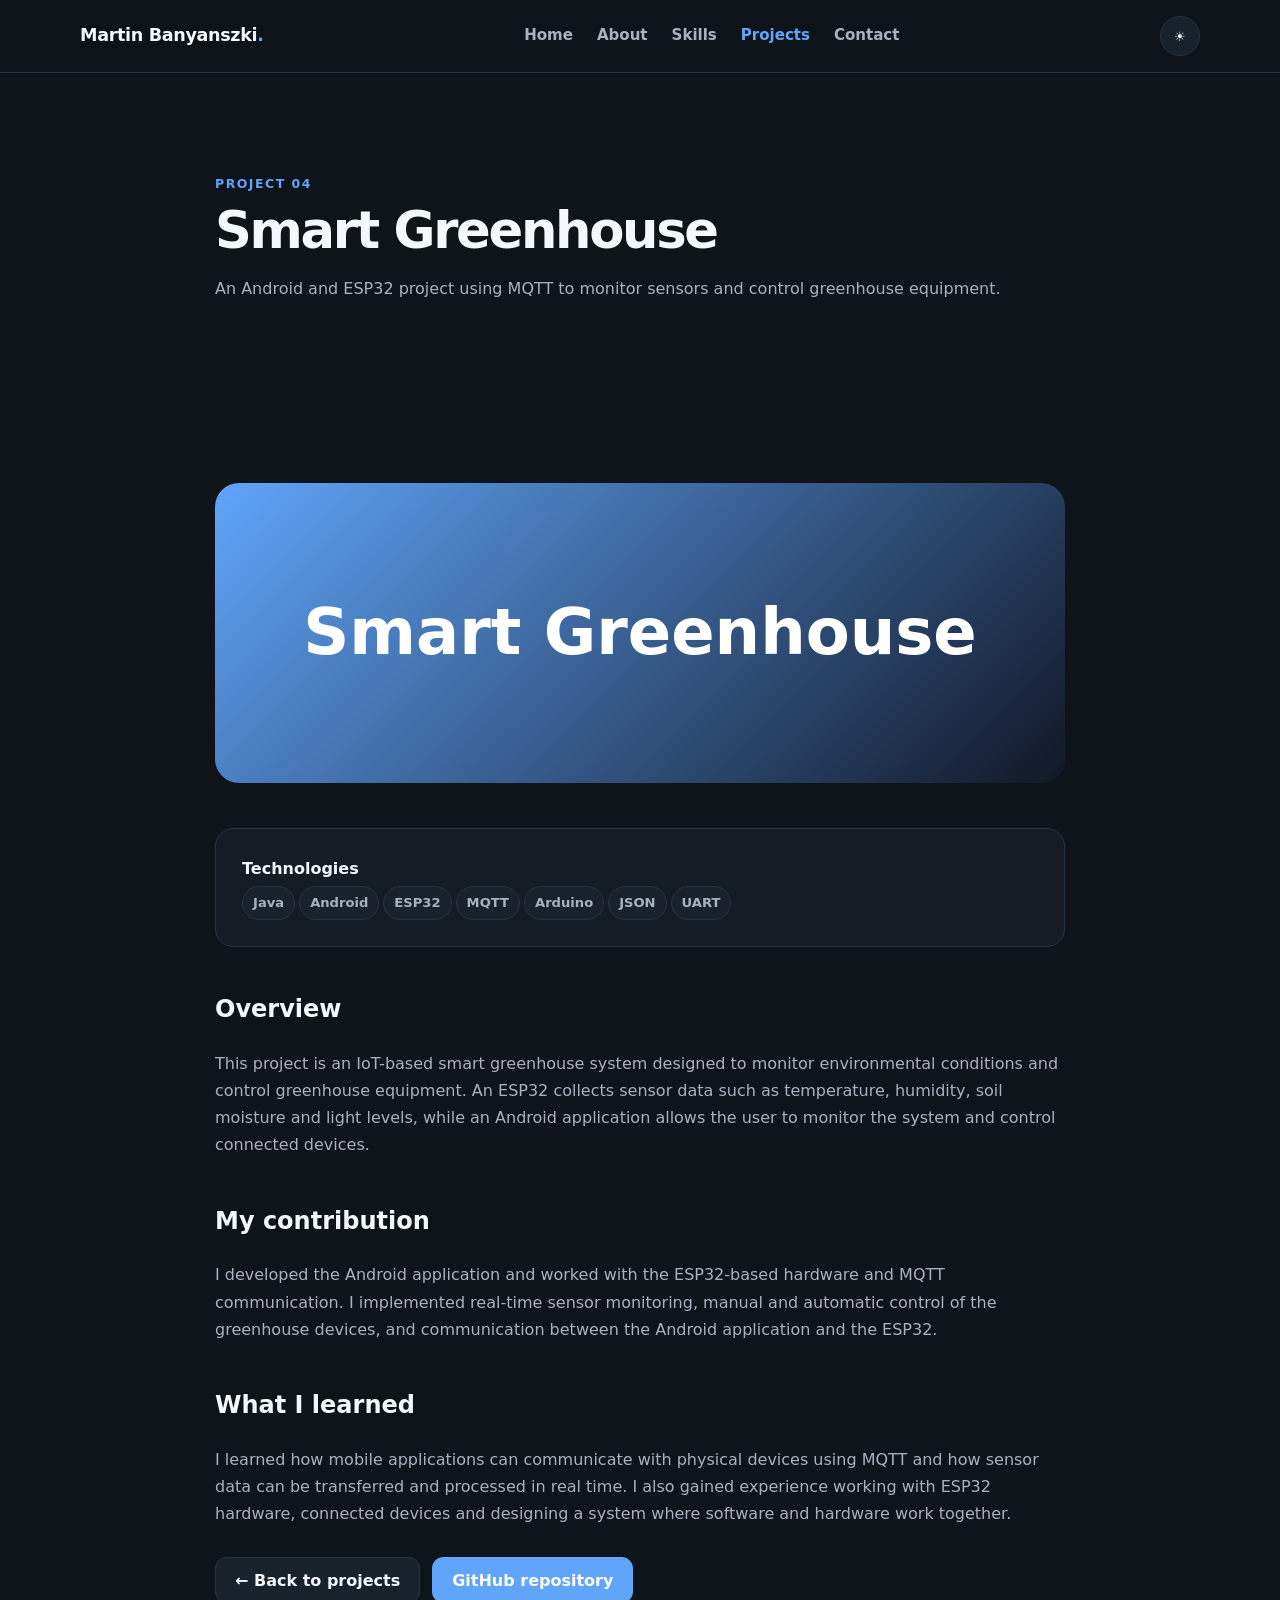
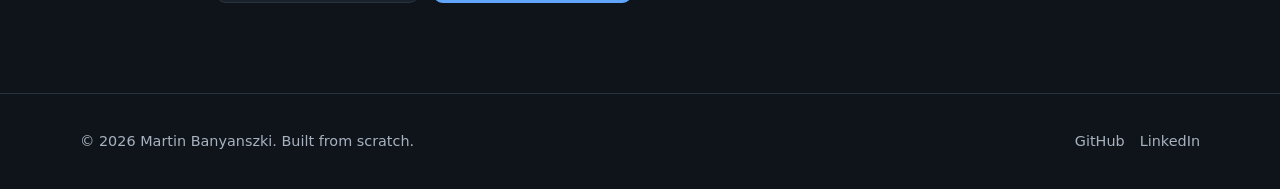
<file: projects/greenhouse.html>
<!doctype html>
<html lang="en">
<head>
  <meta charset="utf-8">
  <meta name="viewport" content="width=device-width, initial-scale=1">
  <meta name="description" content="Martin's software development portfolio">
  <title>Smart Greenhouse | Martin Banyanszki</title>
  <link rel="stylesheet" href="../css/style.css">
  <script>if(localStorage.getItem("portfolio-theme")==="dark")document.documentElement.dataset.theme="dark";</script>
</head>
<body>
<header class="navbar">
  <div class="container nav-inner">
    <a class="brand" href="../index.html">Martin Banyanszki<span style="color:var(--primary)">.</span></a>
    <nav class="nav-links"><a class="" href="../index.html">Home</a>
<a class="" href="../about.html">About</a>
<a class="" href="../skills.html">Skills</a>
<a class="active" href="../projects.html">Projects</a>
<a class="" href="../contact.html">Contact</a></nav>
    <div class="nav-actions">
      <button class="icon-btn" data-theme-toggle aria-label="Switch theme">☾</button>
      <button class="menu-btn" data-menu-toggle aria-label="Open menu" aria-expanded="false">☰</button>
    </div>
  </div>
</header>

<main>

<section class="page-title">
  <div class="container project-detail">
    <div class="eyebrow">Project 04</div>
    <h1>Smart Greenhouse</h1>
    <p>An Android and ESP32 project using MQTT to monitor sensors and control greenhouse equipment.</p>
  </div>
</section>
<section>
  <div class="container project-detail">
    <div class="hero-image">Smart Greenhouse</div>
    <div class="card">
      <strong>Technologies</strong><br>
      <span class="tag">Java</span><span class="tag">Android</span><span class="tag">ESP32</span><span class="tag">MQTT</span><span class="tag">Arduino</span><span class="tag">JSON</span><span class="tag">UART</span>
    </div>
    <h2>Overview</h2><p>This project is an IoT-based smart greenhouse system designed to monitor environmental conditions and control greenhouse equipment. An ESP32 collects sensor data such as temperature, humidity, soil moisture and light levels, while an Android application allows the user to monitor the system and control connected devices.</p><h2>My contribution</h2><p>I developed the Android application and worked with the ESP32-based hardware and MQTT communication. I implemented real-time sensor monitoring, manual and automatic control of the greenhouse devices, and communication between the Android application and the ESP32.</p><h2>What I learned</h2><p>I learned how mobile applications can communicate with physical devices using MQTT and how sensor data can be transferred and processed in real time. I also gained experience working with ESP32 hardware, connected devices and designing a system where software and hardware work together.</p>
    <div class="buttons">
      <a class="btn" href="../projects.html">← Back to projects</a>
      <a class="btn btn-primary" href="https://github.com/BMartin00/Greenhouse" target="_blank" rel="noopener">GitHub repository</a>
    </div>
  </div>
</section>

</main>

<footer>
  <div class="container footer-inner">
    <div>© <span data-year></span> Martin Banyanszki. Built from scratch.</div>
    <div class="socials">
      <a href="https://github.com/BMartin00" aria-label="GitHub">GitHub</a>
      <a href="https://ie.linkedin.com/in/martin-banyanszki-4bb8b9359" aria-label="LinkedIn">LinkedIn</a>
    </div>
  </div>
</footer>
<script src="../js/script.js"></script>
</body>
</html>
</file>
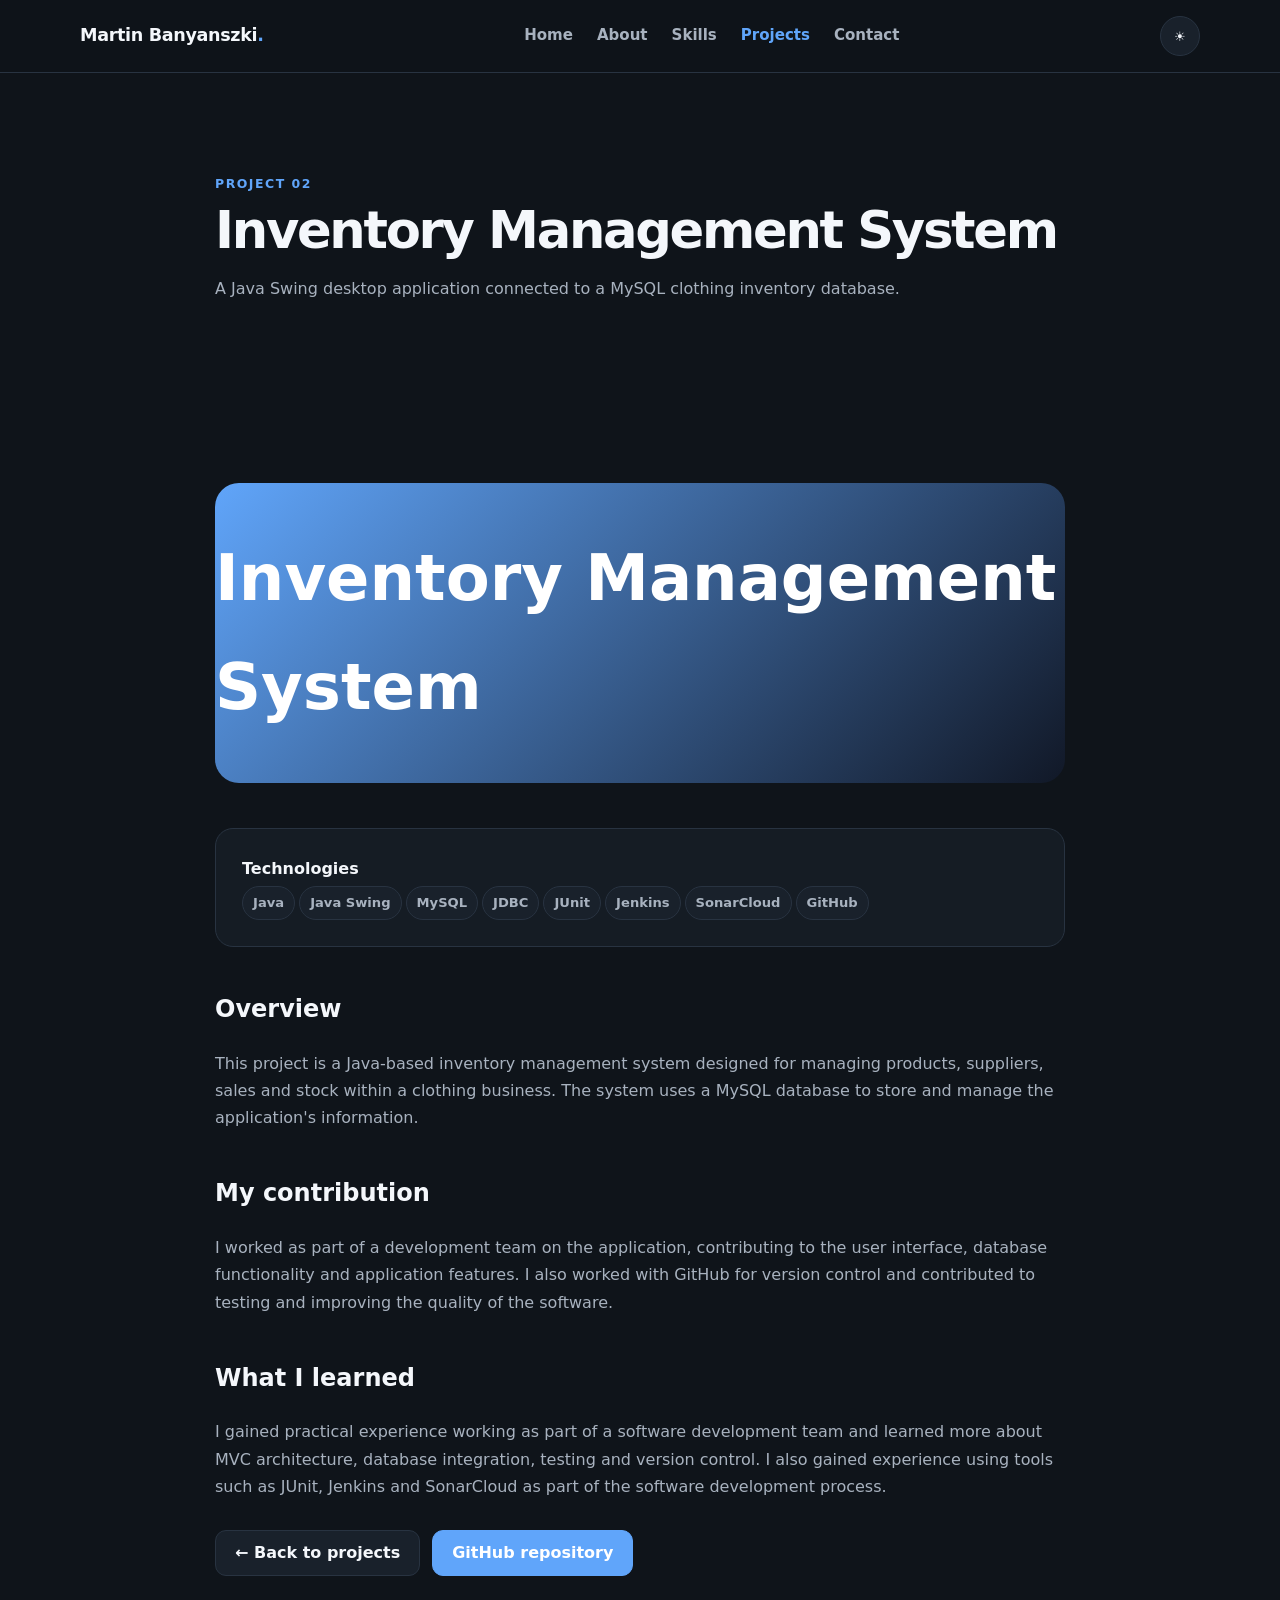
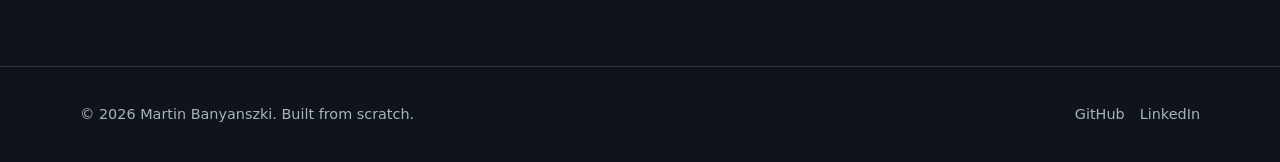
<file: projects/inventory-system.html>
<!doctype html>
<html lang="en">
<head>
  <meta charset="utf-8">
  <meta name="viewport" content="width=device-width, initial-scale=1">
  <meta name="description" content="Martin's software development portfolio">
  <title>Inventory Management System | Martin Banyanszki</title>
  <link rel="stylesheet" href="../css/style.css">
  <script>if(localStorage.getItem("portfolio-theme")==="dark")document.documentElement.dataset.theme="dark";</script>
</head>
<body>
<header class="navbar">
  <div class="container nav-inner">
    <a class="brand" href="../index.html">Martin Banyanszki<span style="color:var(--primary)">.</span></a>
    <nav class="nav-links"><a class="" href="../index.html">Home</a>
<a class="" href="../about.html">About</a>
<a class="" href="../skills.html">Skills</a>
<a class="active" href="../projects.html">Projects</a>
<a class="" href="../contact.html">Contact</a></nav>
    <div class="nav-actions">
      <button class="icon-btn" data-theme-toggle aria-label="Switch theme">☾</button>
      <button class="menu-btn" data-menu-toggle aria-label="Open menu" aria-expanded="false">☰</button>
    </div>
  </div>
</header>

<main>

<section class="page-title">
  <div class="container project-detail">
    <div class="eyebrow">Project 02</div>
    <h1>Inventory Management System</h1>
    <p>A Java Swing desktop application connected to a MySQL clothing inventory database.</p>
  </div>
</section>
<section>
  <div class="container project-detail">
    <div class="hero-image">Inventory Management System</div>
    <div class="card">
      <strong>Technologies</strong><br>
      <span class="tag">Java</span><span class="tag">Java Swing</span><span class="tag">MySQL</span><span class="tag">JDBC</span><span class="tag">JUnit</span><span class="tag">Jenkins</span><span class="tag">SonarCloud</span><span class="tag">GitHub</span>
    </div>
    <h2>Overview</h2><p>This project is a Java-based inventory management system designed for managing products, suppliers, sales and stock within a clothing business. The system uses a MySQL database to store and manage the application's information.</p><h2>My contribution</h2><p>I worked as part of a development team on the application, contributing to the user interface, database functionality and application features. I also worked with GitHub for version control and contributed to testing and improving the quality of the software.</p><h2>What I learned</h2><p>I gained practical experience working as part of a software development team and learned more about MVC architecture, database integration, testing and version control. I also gained experience using tools such as JUnit, Jenkins and SonarCloud as part of the software development process.</p>
    <div class="buttons">
      <a class="btn" href="../projects.html">← Back to projects</a>
      <a class="btn btn-primary" href="https://github.com/BMartin00/software-engineering-year-3-project" target="_blank" rel="noopener">GitHub repository</a>
    </div>
  </div>
</section>

</main>

<footer>
  <div class="container footer-inner">
    <div>© <span data-year></span> Martin Banyanszki. Built from scratch.</div>
    <div class="socials">
      <a href="https://github.com/BMartin00" aria-label="GitHub">GitHub</a>
      <a href="https://ie.linkedin.com/in/martin-banyanszki-4bb8b9359" aria-label="LinkedIn">LinkedIn</a>
    </div>
  </div>
</footer>
<script src="../js/script.js"></script>
</body>
</html>
</file>
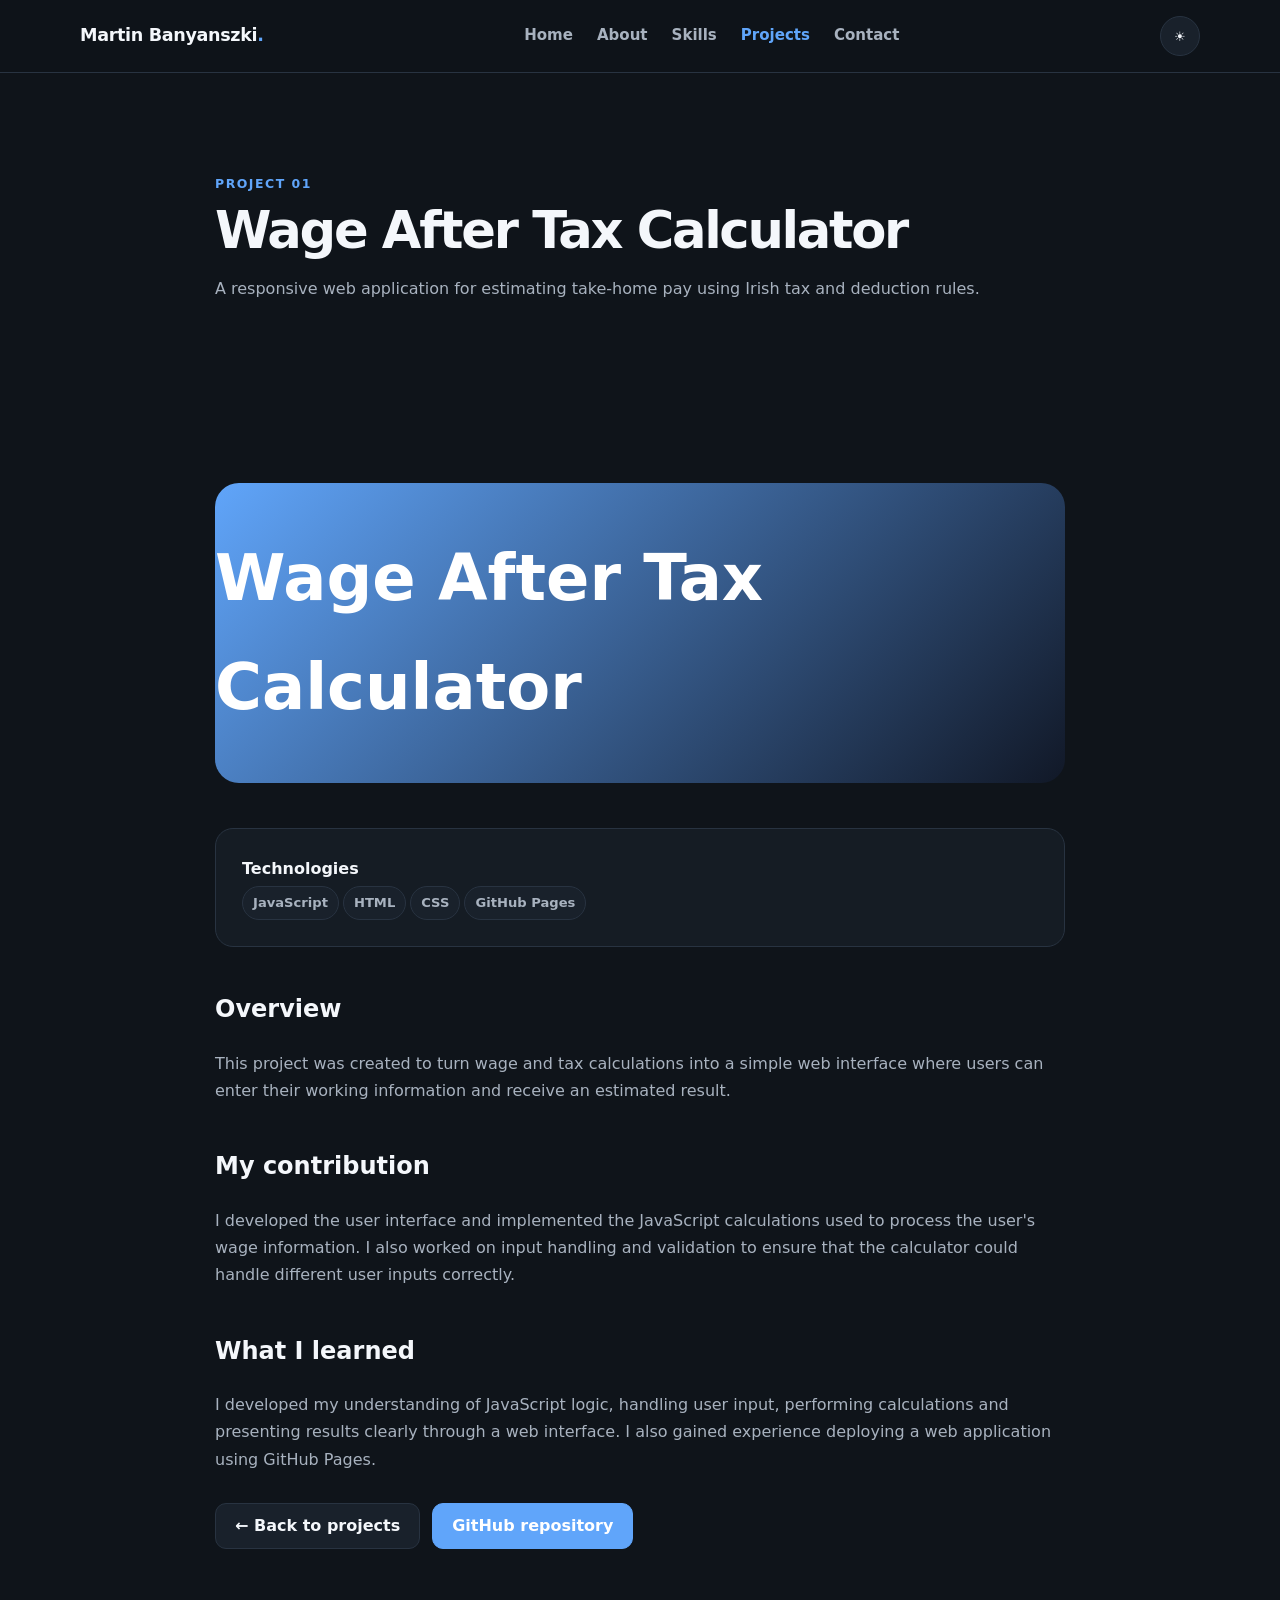
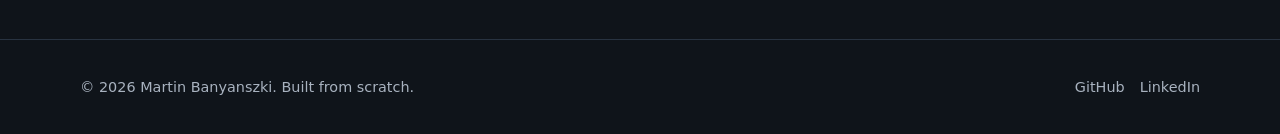
<file: projects/wage-calculator.html>
<!doctype html>
<html lang="en">
<head>
  <meta charset="utf-8">
  <meta name="viewport" content="width=device-width, initial-scale=1">
  <meta name="description" content="Martin's software development portfolio">
  <title>Wage After Tax Calculator | Martin Banyanszki</title>
  <link rel="stylesheet" href="../css/style.css">
  <script>if(localStorage.getItem("portfolio-theme")==="dark")document.documentElement.dataset.theme="dark";</script>
</head>
<body>
<header class="navbar">
  <div class="container nav-inner">
    <a class="brand" href="../index.html">Martin Banyanszki<span style="color:var(--primary)">.</span></a>
    <nav class="nav-links"><a class="" href="../index.html">Home</a>
<a class="" href="../about.html">About</a>
<a class="" href="../skills.html">Skills</a>
<a class="active" href="../projects.html">Projects</a>
<a class="" href="../contact.html">Contact</a></nav>
    <div class="nav-actions">
      <button class="icon-btn" data-theme-toggle aria-label="Switch theme">☾</button>
      <button class="menu-btn" data-menu-toggle aria-label="Open menu" aria-expanded="false">☰</button>
    </div>
  </div>
</header>

<main>

<section class="page-title">
  <div class="container project-detail">
    <div class="eyebrow">Project 01</div>
    <h1>Wage After Tax Calculator</h1>
    <p>A responsive web application for estimating take-home pay using Irish tax and deduction rules.</p>
  </div>
</section>
<section>
  <div class="container project-detail">
    <div class="hero-image">Wage After Tax Calculator</div>
    <div class="card">
      <strong>Technologies</strong><br>
      <span class="tag">JavaScript</span><span class="tag">HTML</span><span class="tag">CSS</span><span class="tag">GitHub Pages</span>
    </div>
    <h2>Overview</h2><p>This project was created to turn wage and tax calculations into a simple web interface where users can enter their working information and receive an estimated result.</p><h2>My contribution</h2><p>I developed the user interface and implemented the JavaScript calculations used to process the user's wage information. I also worked on input handling and validation to ensure that the calculator could handle different user inputs correctly.</p><h2>What I learned</h2><p>I developed my understanding of JavaScript logic, handling user input, performing calculations and presenting results clearly through a web interface. I also gained experience deploying a web application using GitHub Pages.</p>
    <div class="buttons">
      <a class="btn" href="../projects.html">← Back to projects</a>
      <a class="btn btn-primary" href="https://github.com/BMartin00/Wage-Calculator" target="_blank" rel="noopener">GitHub repository</a>
    </div>
  </div>
</section>

</main>

<footer>
  <div class="container footer-inner">
    <div>© <span data-year></span> Martin Banyanszki. Built from scratch.</div>
    <div class="socials">
      <a href="https://github.com/BMartin00" aria-label="GitHub">GitHub</a>
      <a href="https://ie.linkedin.com/in/martin-banyanszki-4bb8b9359" aria-label="LinkedIn">LinkedIn</a>
    </div>
  </div>
</footer>
<script src="../js/script.js"></script>
</body>
</html>
</file>
<file: css/style.css>
:root {
  --bg: #ffffff;
  --surface: #f7f8fa;
  --surface-2: #ffffff;
  --text: #17202a;
  --muted: #68727d;
  --primary: #2563eb;
  --primary-dark: #1d4ed8;
  --border: #e4e8ee;
  --shadow: 0 12px 35px rgba(15, 23, 42, .08);
  --radius: 18px;
}

[data-theme="dark"] {
  --bg: #0f141a;
  --surface: #151c24;
  --surface-2: #19212b;
  --text: #f4f7fb;
  --muted: #a8b2bf;
  --primary: #60a5fa;
  --primary-dark: #3b82f6;
  --border: #283341;
  --shadow: 0 15px 40px rgba(0, 0, 0, .28);
}

* { box-sizing: border-box; }

html { scroll-behavior: smooth; }

body {
  margin: 0;
  font-family: Inter, system-ui, -apple-system, BlinkMacSystemFont, "Segoe UI", sans-serif;
  background: var(--bg);
  color: var(--text);
  line-height: 1.7;
  transition: background .2s ease, color .2s ease;
}

a { color: inherit; text-decoration: none; }
img { max-width: 100%; display: block; }

.container {
  width: min(1120px, calc(100% - 40px));
  margin: auto;
}

.navbar {
  position: sticky;
  top: 0;
  z-index: 1000;
  background: color-mix(in srgb, var(--bg) 92%, transparent);
  backdrop-filter: blur(12px);
  border-bottom: 1px solid var(--border);
}

.nav-inner {
  min-height: 72px;
  display: flex;
  align-items: center;
  justify-content: space-between;
  gap: 20px;
}

.brand {
  font-weight: 800;
  font-size: 1.1rem;
  letter-spacing: -.02em;
}

.nav-links {
  display: flex;
  align-items: center;
  gap: 24px;
}

.nav-links a {
  color: var(--muted);
  font-size: .94rem;
  font-weight: 600;
  transition: color .2s;
}

.nav-links a:hover,
.nav-links a.active { color: var(--primary); }

.nav-actions { display: flex; align-items: center; gap: 8px; }

.icon-btn, .menu-btn {
  width: 40px;
  height: 40px;
  border: 1px solid var(--border);
  border-radius: 50%;
  background: var(--surface-2);
  color: var(--text);
  cursor: pointer;
}

.menu-btn { display: none; border-radius: 10px; }

.hero {
  min-height: 78vh;
  display: grid;
  place-items: center;
  padding: 90px 0 70px;
}

.hero-grid {
  display: grid;
  grid-template-columns: 1.25fr .75fr;
  align-items: center;
  gap: 70px;
}

.eyebrow {
  color: var(--primary);
  font-weight: 800;
  text-transform: uppercase;
  letter-spacing: .12em;
  font-size: .78rem;
}

.hero h1 {
  margin: 14px 0 18px;
  font-size: clamp(3rem, 7vw, 5.7rem);
  line-height: .98;
  letter-spacing: -.055em;
}

.hero h1 span { color: var(--primary); }

.hero p.lead {
  max-width: 670px;
  color: var(--muted);
  font-size: 1.16rem;
}

.buttons {
  display: flex;
  flex-wrap: wrap;
  gap: 12px;
  margin-top: 30px;
}

.btn {
  display: inline-flex;
  align-items: center;
  justify-content: center;
  min-height: 46px;
  padding: 0 19px;
  border-radius: 11px;
  border: 1px solid var(--border);
  background: var(--surface-2);
  font-weight: 750;
  cursor: pointer;
}

.btn-primary {
  color: #fff;
  background: var(--primary);
  border-color: var(--primary);
}

.btn-primary:hover { background: var(--primary-dark); }

.btn:hover { transform: translateY(-1px); }

.hero-card {
  background: var(--surface);
  border: 1px solid var(--border);
  border-radius: 28px;
  padding: 30px;
  box-shadow: var(--shadow);
}

.avatar img {
  width: 100%;
  height: 100%;
  object-fit: cover;
  border-radius: 50%;
}

.quick-list { margin: 0; padding: 0; list-style: none; }
.quick-list li {
  padding: 12px 0;
  border-bottom: 1px solid var(--border);
}
.quick-list li:last-child { border-bottom: 0; }
.quick-list small { color: var(--muted); display: block; }

section { padding: 90px 0; }

.section-head {
  margin-bottom: 35px;
  max-width: 720px;
}

.section-head h2,
.page-title h1 {
  font-size: clamp(2.1rem, 4vw, 3.4rem);
  letter-spacing: -.045em;
  line-height: 1.1;
  margin: 8px 0 14px;
}

.section-head p,
.page-title p { color: var(--muted); }

.grid-2 { display: grid; grid-template-columns: repeat(2, 1fr); gap: 24px; }
.grid-3 { display: grid; grid-template-columns: repeat(3, 1fr); gap: 24px; }

.card {
  background: var(--surface);
  border: 1px solid var(--border);
  border-radius: var(--radius);
  padding: 26px;
}

.card h3 { margin-top: 0; margin-bottom: 8px; }
.card p { color: var(--muted); }

.tag {
  display: inline-flex;
  padding: 5px 10px;
  margin: 4px 4px 0 0;
  border-radius: 999px;
  background: var(--surface-2);
  border: 1px solid var(--border);
  color: var(--muted);
  font-size: .82rem;
  font-weight: 650;
}

.project-card {
  overflow: hidden;
  padding: 0;
  transition: transform .2s, box-shadow .2s;
}

.project-card:hover {
  transform: translateY(-5px);
  box-shadow: var(--shadow);
}

.project-thumb {
  height: 180px;
  background: linear-gradient(135deg, var(--primary), #111827);
  color: white;
  display: flex;
  align-items: end;
  padding: 22px;
  font-size: 1.45rem;
  font-weight: 800;
}

.project-body { padding: 24px; }
.project-body p { margin-bottom: 20px; }

.project-link {
  color: var(--primary);
  font-weight: 800;
}

.skill { margin-bottom: 18px; }
.skill-top { display: flex; justify-content: space-between; font-weight: 700; }
.progress {
  height: 8px;
  border-radius: 99px;
  background: var(--border);
  overflow: hidden;
  margin-top: 7px;
}
.progress span {
  display: block;
  height: 100%;
  width: var(--value);
  background: var(--primary);
  border-radius: inherit;
}

.page-title { padding: 100px 0 50px; }

.timeline {
  border-left: 2px solid var(--border);
  margin-left: 8px;
  padding-left: 28px;
}
.timeline-item { position: relative; margin-bottom: 34px; }
.timeline-item::before {
  content: "";
  position: absolute;
  left: -37px;
  top: 7px;
  width: 14px;
  height: 14px;
  border-radius: 50%;
  background: var(--primary);
  box-shadow: 0 0 0 5px var(--bg);
}
.timeline-item h3 { margin: 0; }
.timeline-item .date { color: var(--primary); font-weight: 750; }
.timeline-item p { color: var(--muted); }

.project-detail {
  max-width: 850px;
  margin: auto;
}

.project-detail .hero-image {
  min-height: 300px;
  border-radius: 24px;
  background: linear-gradient(135deg, var(--primary), #111827);
  display: grid;
  place-items: center;
  color: white;
  font-size: clamp(2rem, 6vw, 4rem);
  font-weight: 850;
  margin: 25px 0 45px;
}

.project-detail h2 { margin-top: 42px; }
.project-detail p { color: var(--muted); }

.contact-box {
  text-align: center;
  padding: 55px 30px;
  background: var(--surface);
  border: 1px solid var(--border);
  border-radius: 25px;
}

footer {
  padding: 35px 0;
  border-top: 1px solid var(--border);
  color: var(--muted);
  font-size: .9rem;
}

.footer-inner {
  display: flex;
  justify-content: space-between;
  gap: 20px;
}

.socials { display: flex; gap: 15px; }
.socials a:hover { color: var(--primary); }

@media (max-width: 850px) {
  .hero-grid, .grid-3 { grid-template-columns: 1fr; }
  .grid-2 { grid-template-columns: 1fr; }
  .hero { padding-top: 65px; }
  .hero-card { max-width: 520px; }
  .nav-links {
    display: none;
    position: absolute;
    top: 72px;
    left: 20px;
    right: 20px;
    flex-direction: column;
    align-items: stretch;
    gap: 0;
    padding: 10px;
    background: var(--surface-2);
    border: 1px solid var(--border);
    border-radius: 16px;
    box-shadow: var(--shadow);
  }
  .nav-links.open { display: flex; }
  .nav-links a { padding: 12px; }
  .menu-btn { display: block; }
}

@media (max-width: 520px) {
  .container { width: min(100% - 28px, 1120px); }
  section { padding: 65px 0; }
  .hero h1 { font-size: 3.3rem; }
  .footer-inner { flex-direction: column; }
}
</file>
